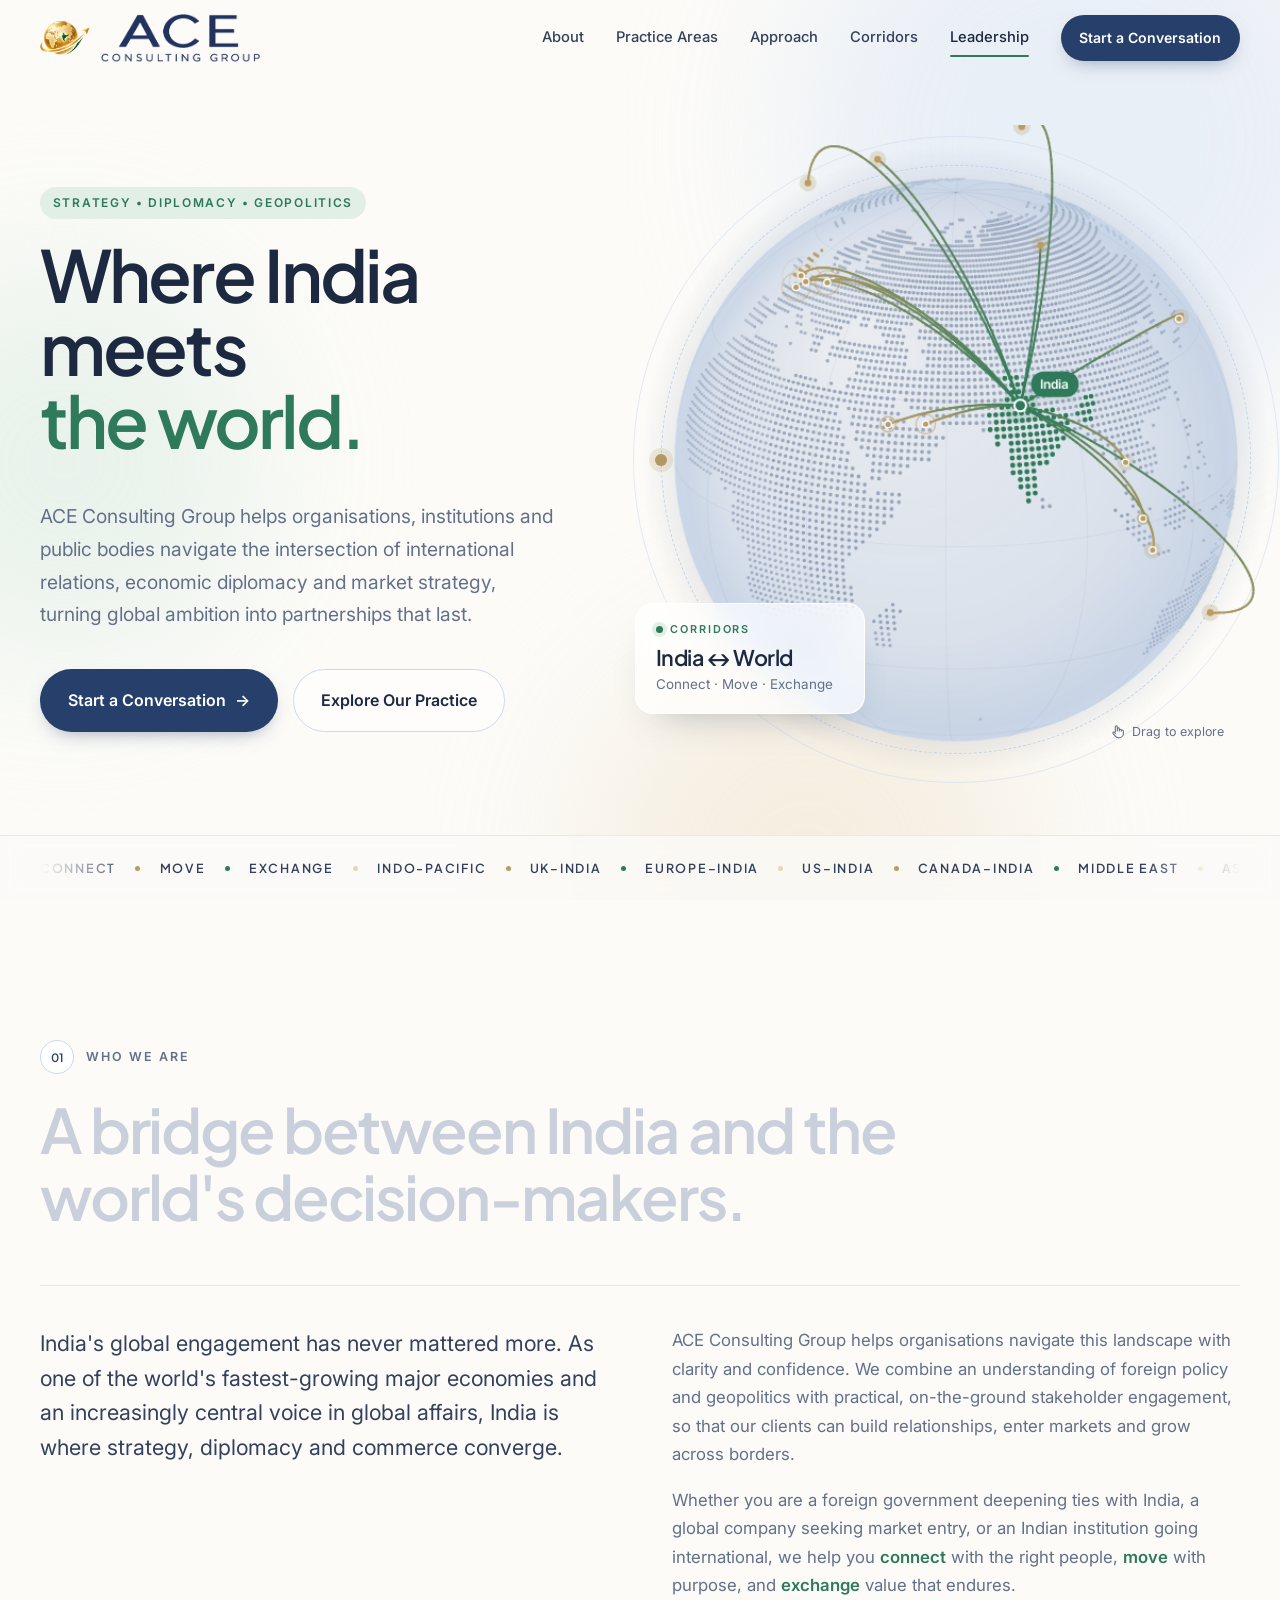
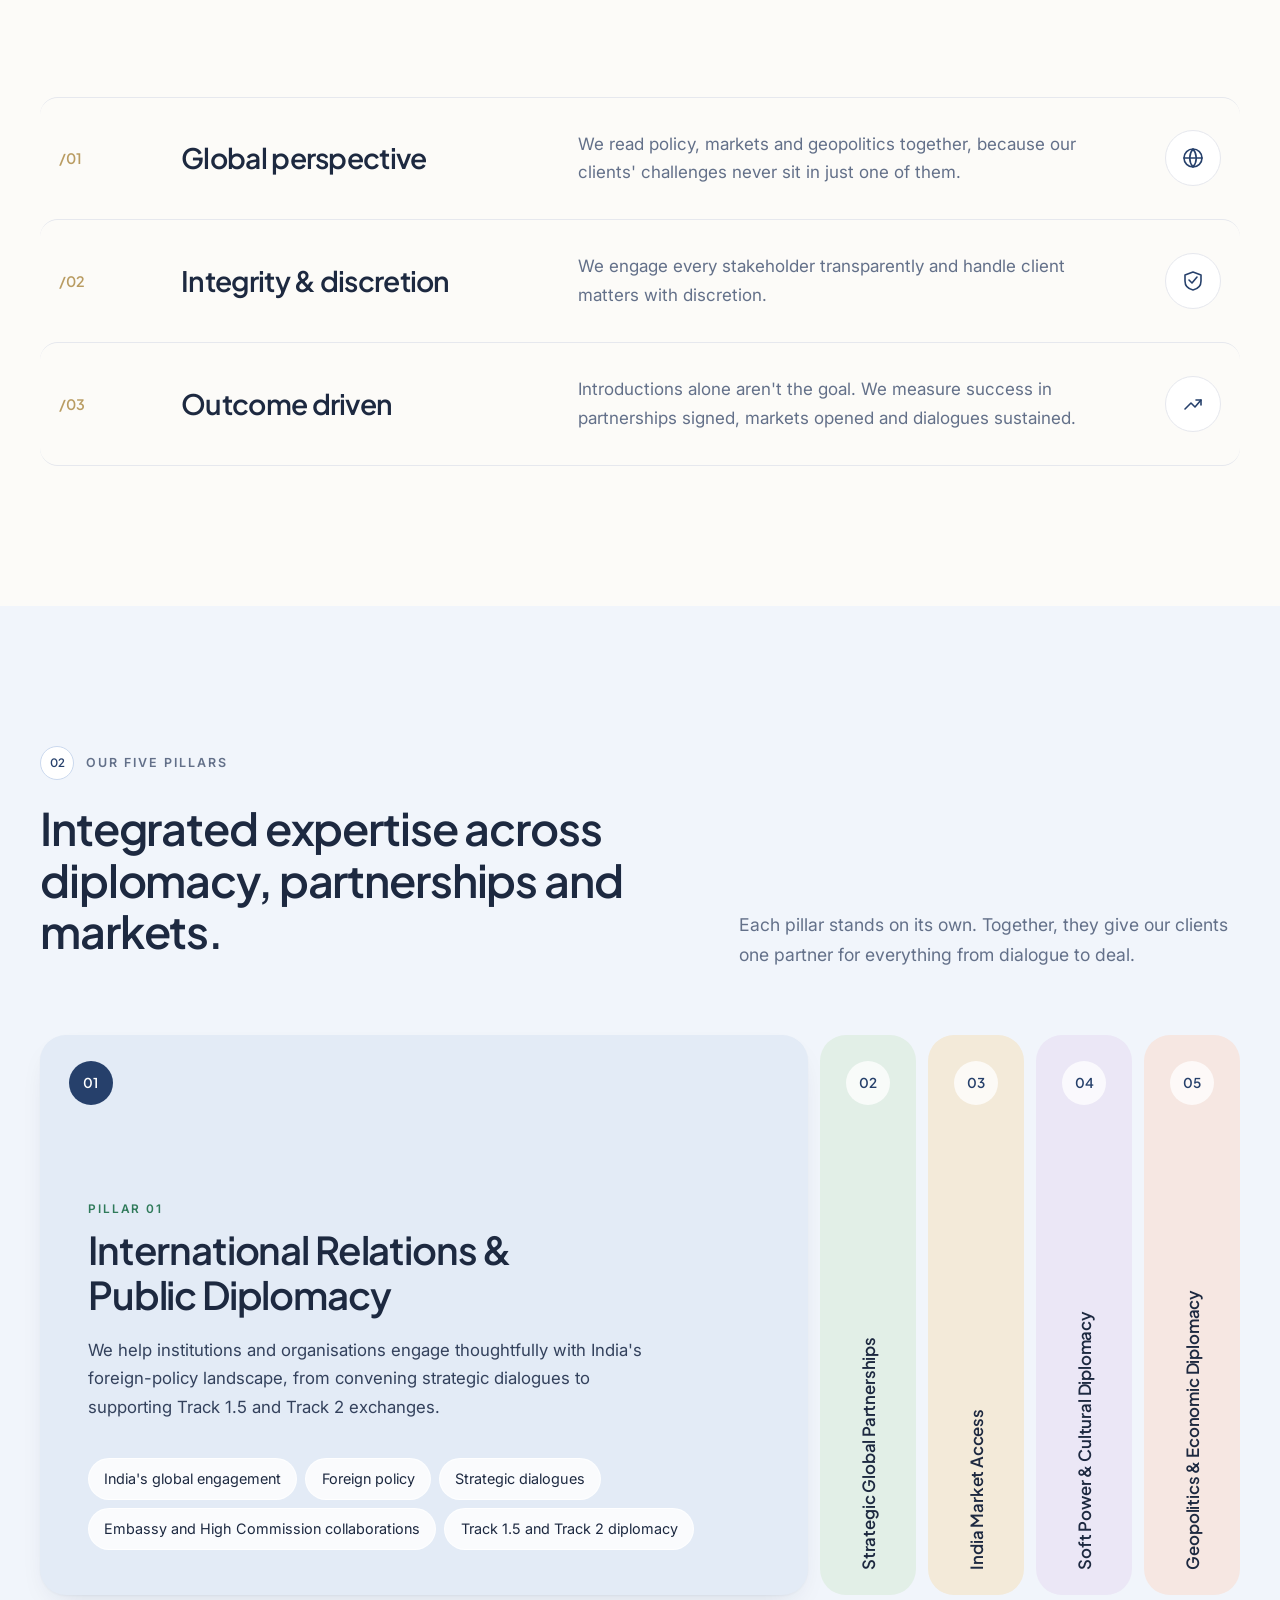
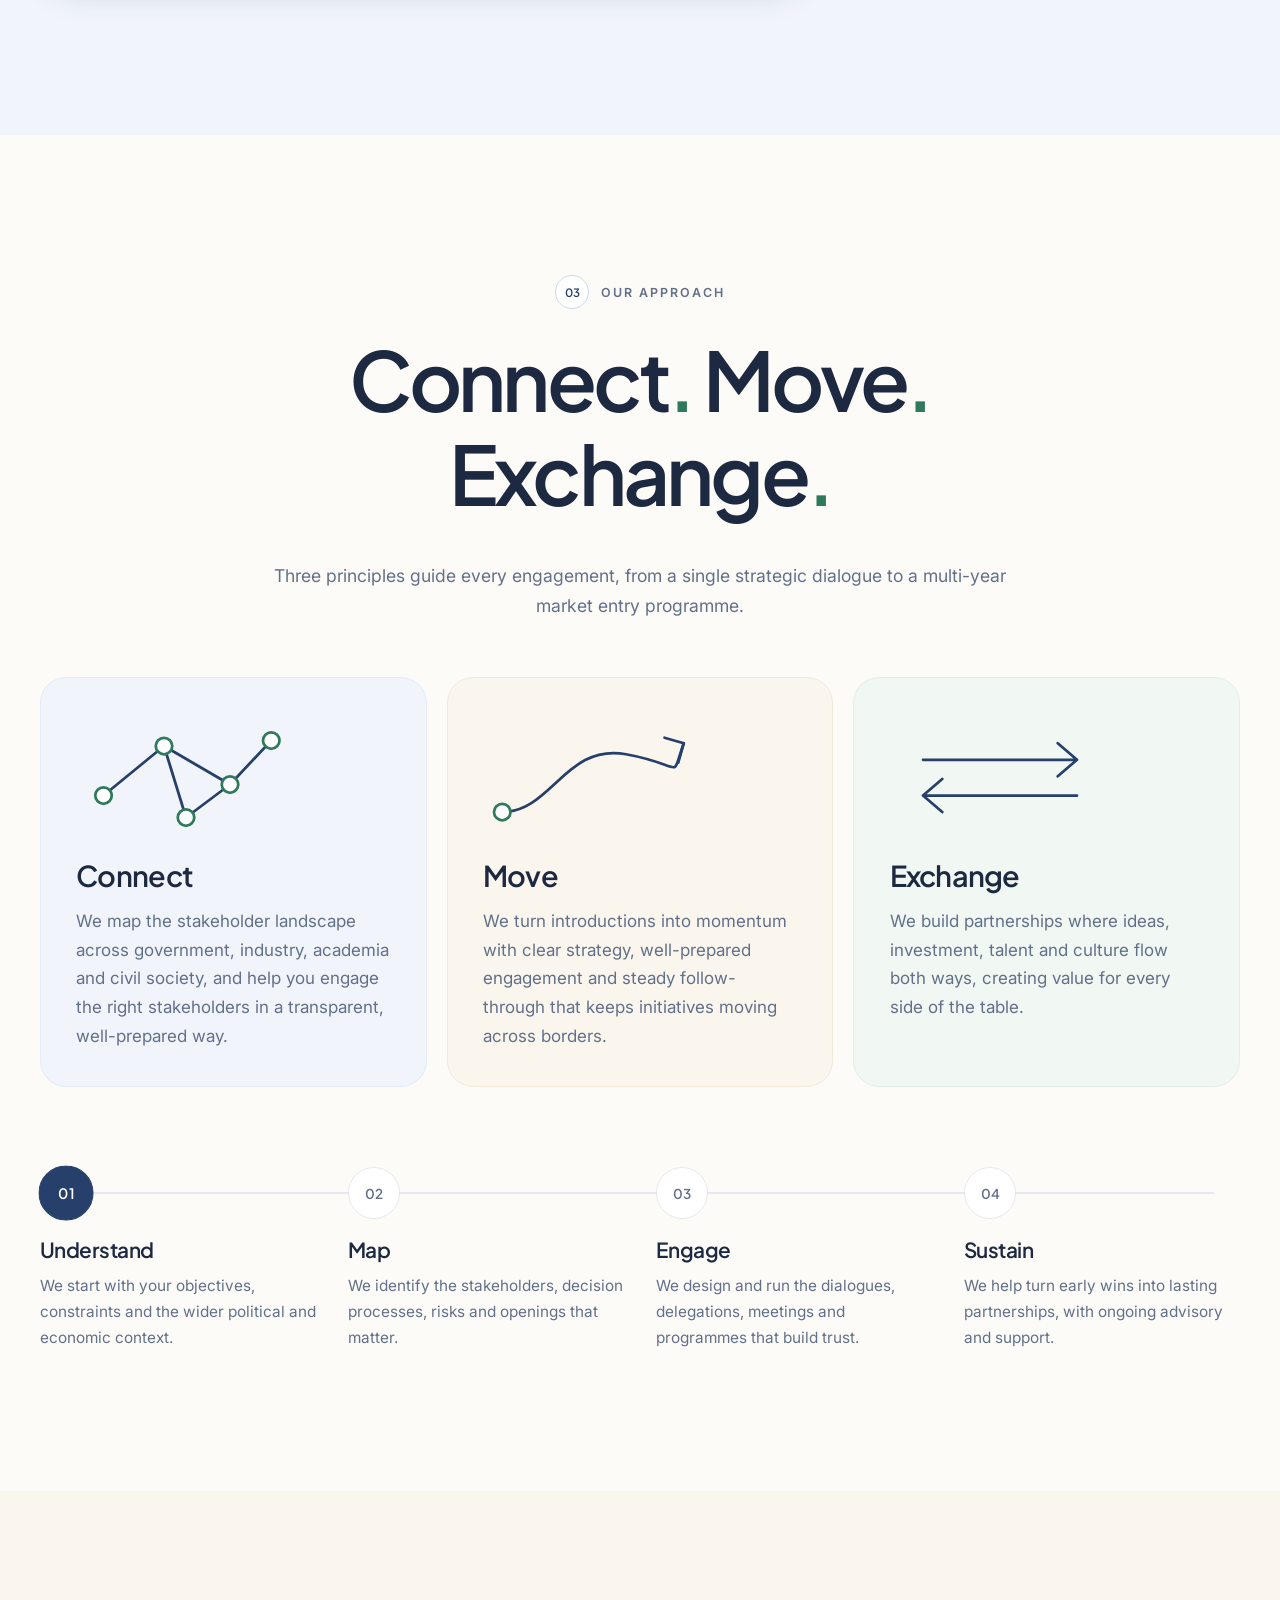
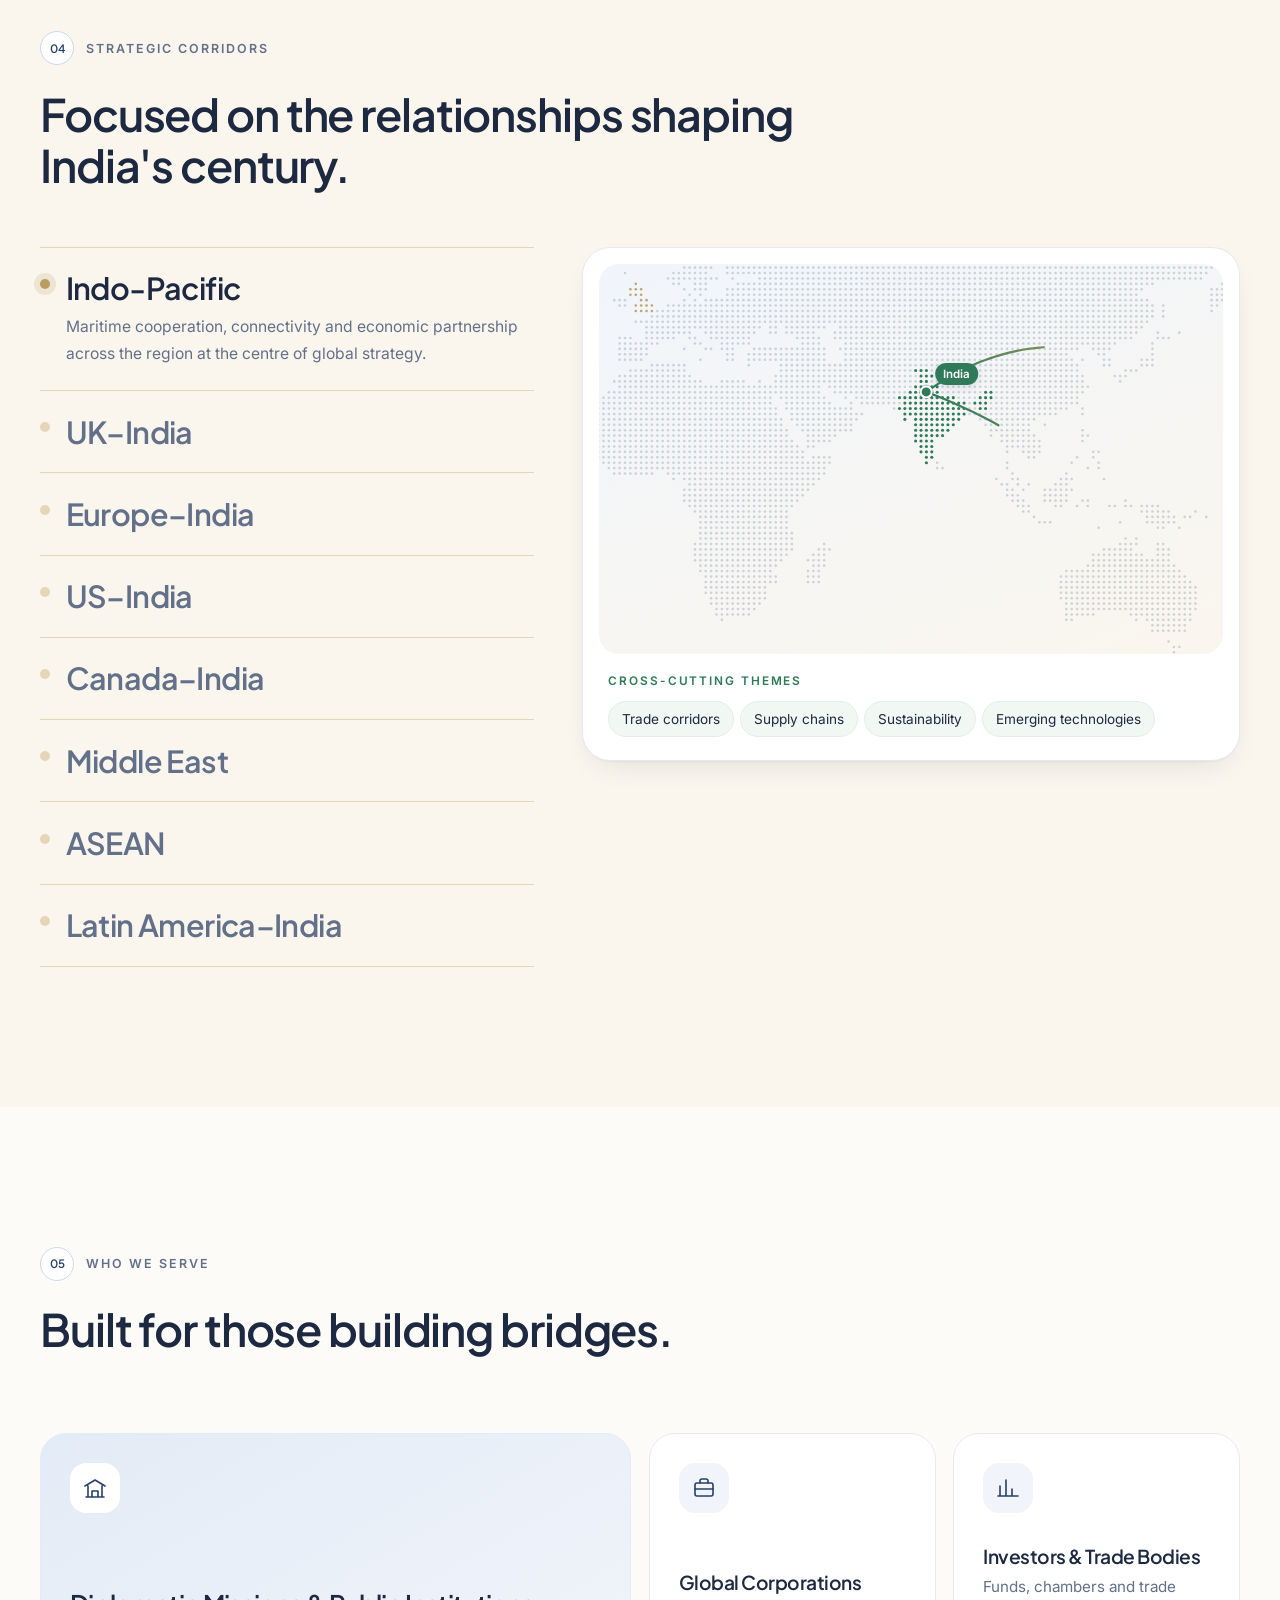
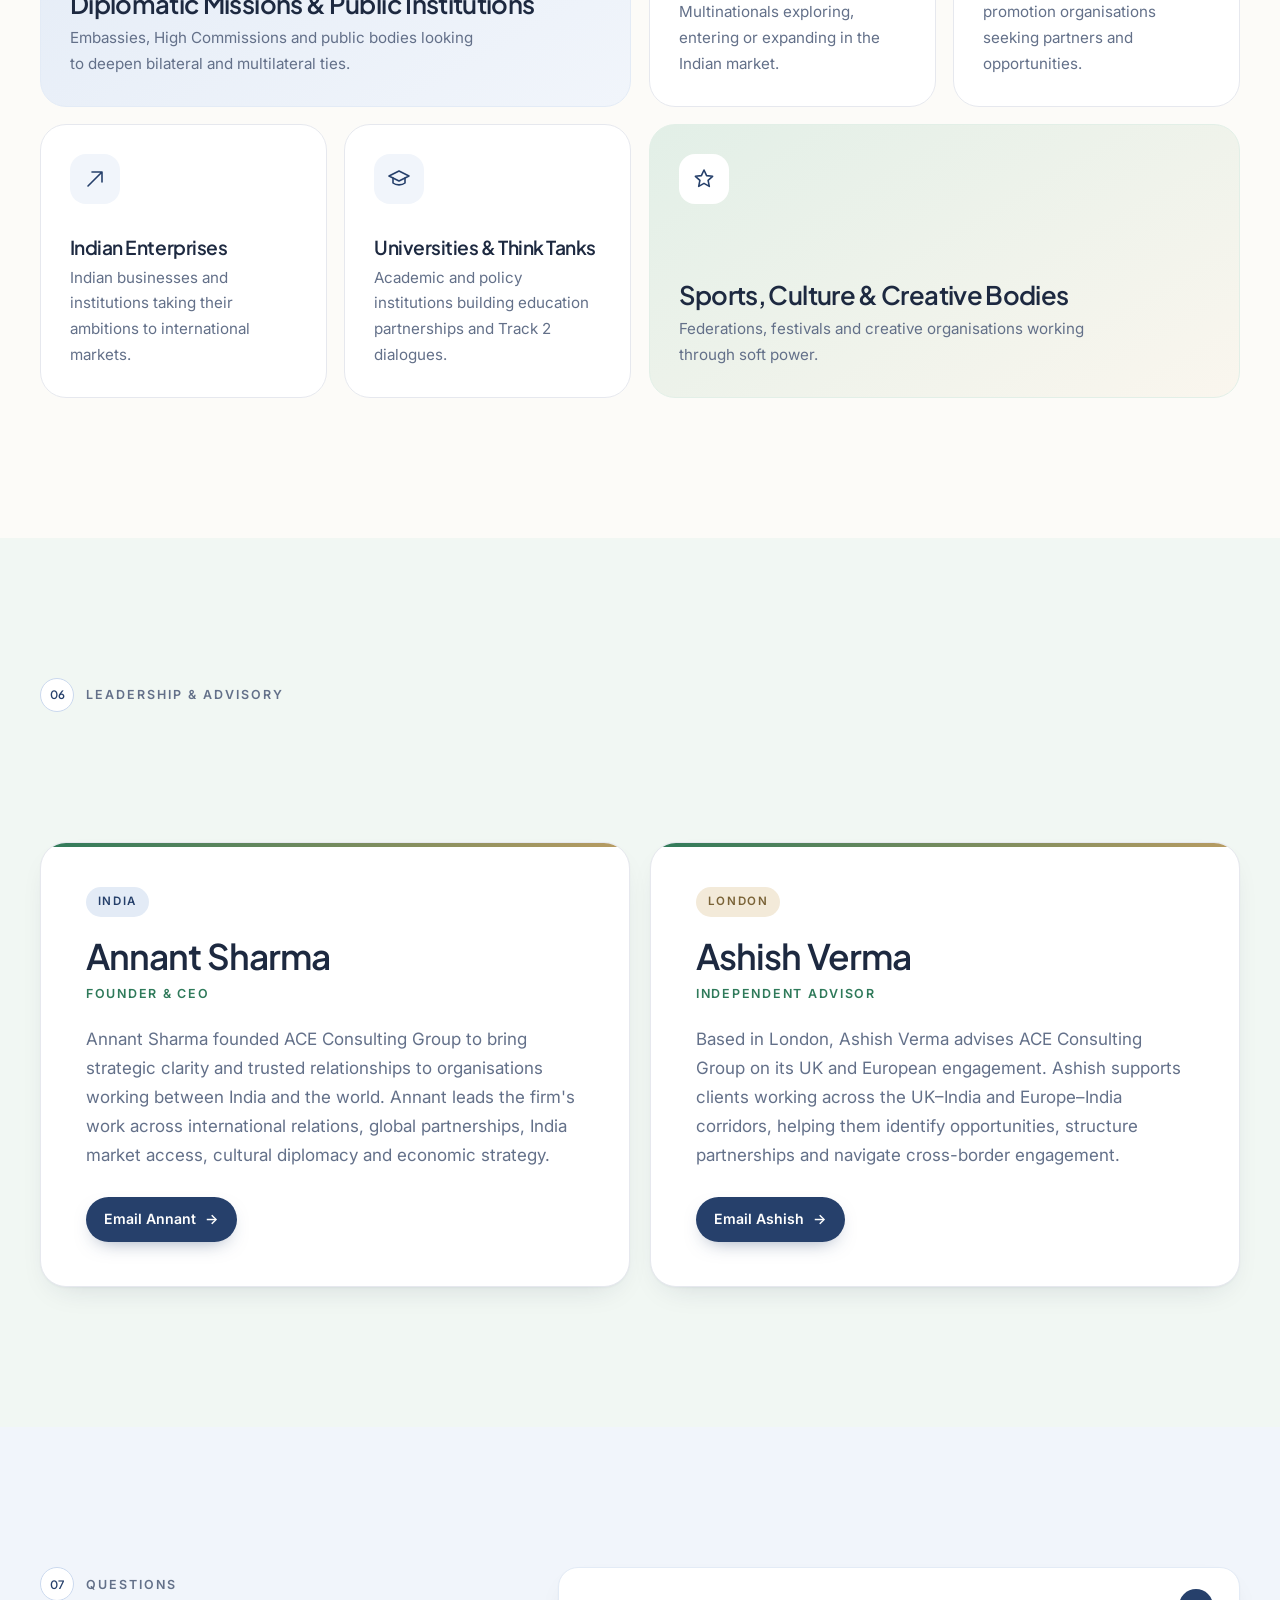
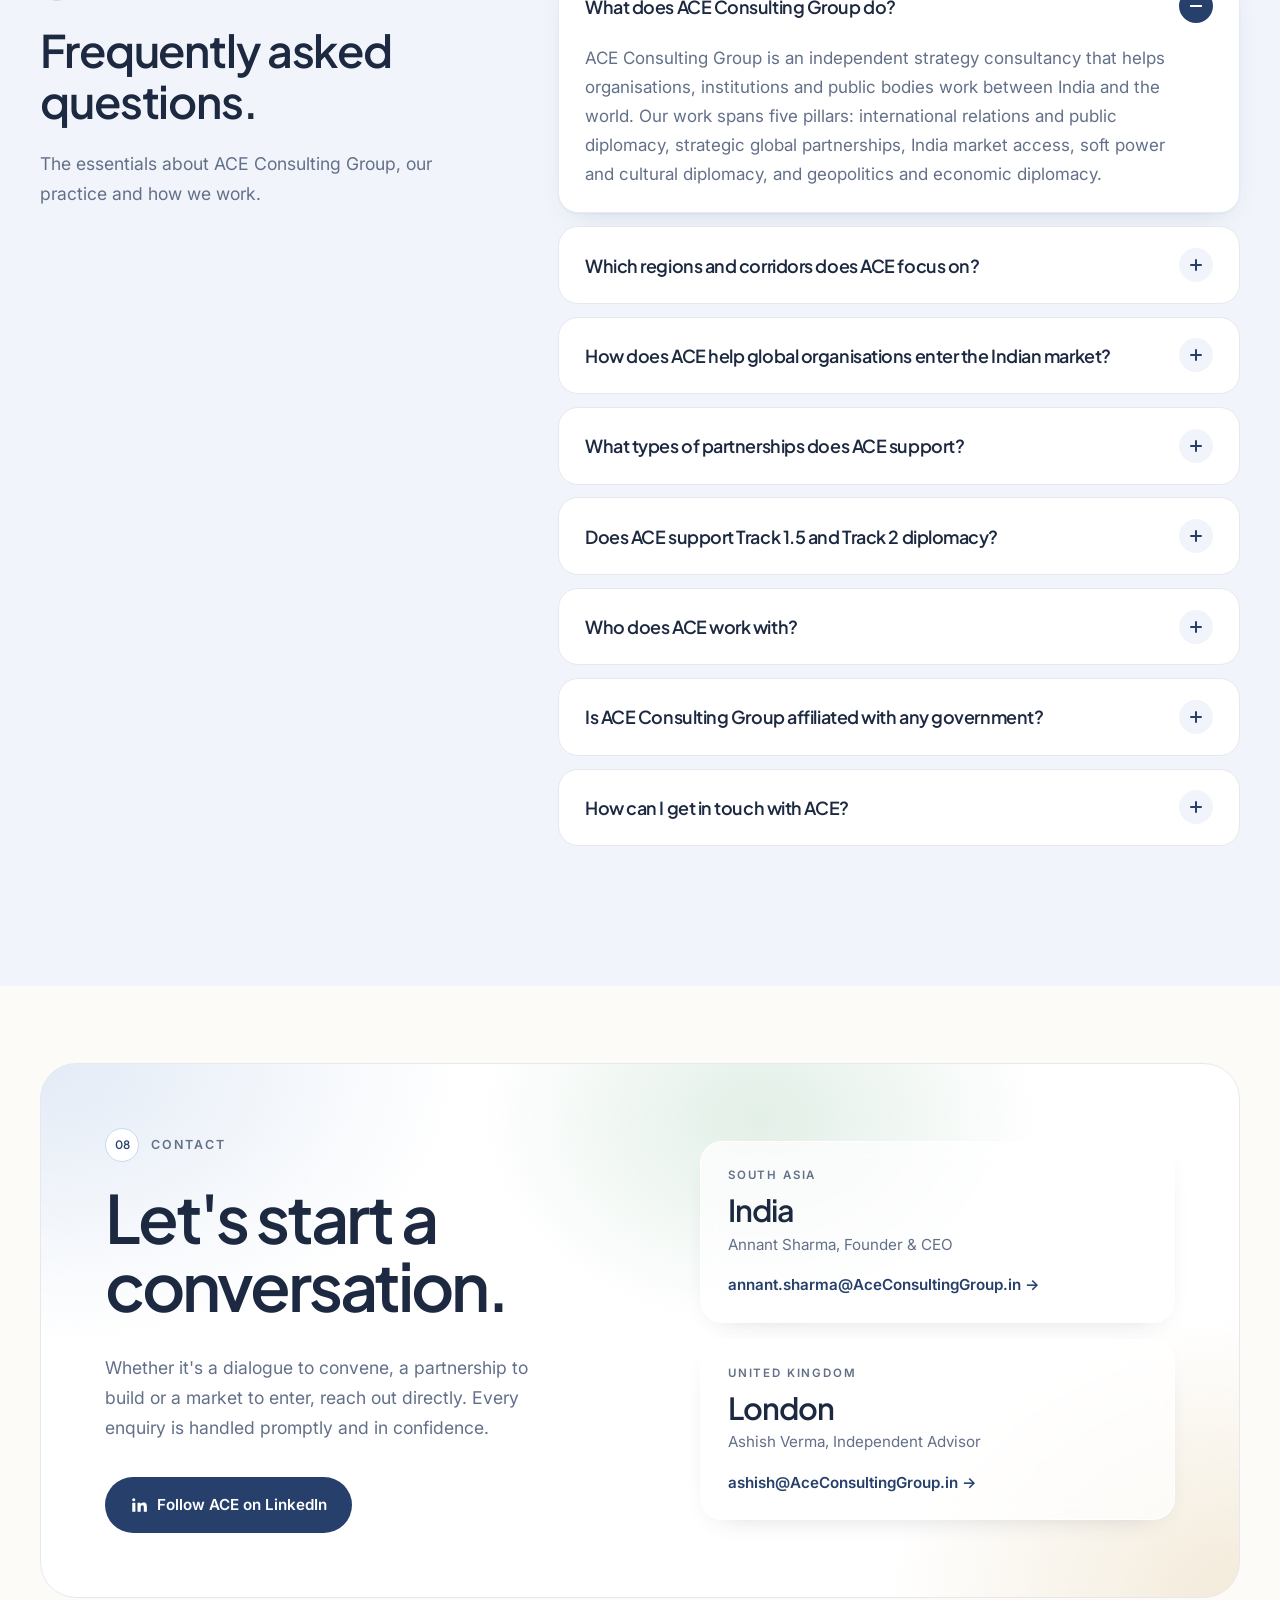
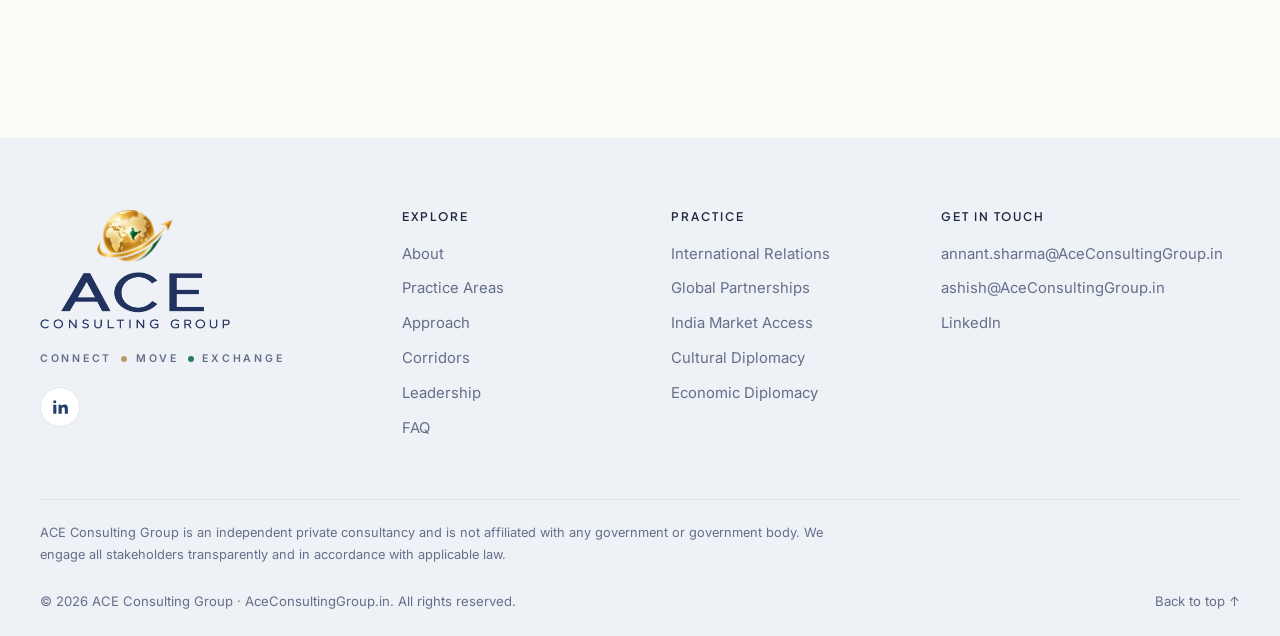
<file: index.html>
<!DOCTYPE html>
<html lang="en">
<head>
  <meta charset="utf-8">
  <meta name="viewport" content="width=device-width, initial-scale=1">
  <title>ACE Consulting Group | India Diplomacy &amp; Market Access</title>
  <meta name="description" content="Independent consultancy connecting India and the world: international relations, G2G/G2B/B2B partnerships, India market access, and cultural and economic diplomacy.">
  <meta name="robots" content="index, follow, max-image-preview:large, max-snippet:-1">
  <link rel="canonical" href="https://aceconsultinggroup.in/">
  <meta name="theme-color" content="#fcfbf8">
  <meta name="author" content="ACE Consulting Group">

  <meta property="og:type" content="website">
  <meta property="og:site_name" content="ACE Consulting Group">
  <meta property="og:locale" content="en_GB">
  <meta property="og:title" content="ACE Consulting Group | Where India meets the world">
  <meta property="og:description" content="Independent consultancy connecting India and the world: international relations, G2G/G2B/B2B partnerships, India market access, and cultural and economic diplomacy.">
  <meta property="og:url" content="https://aceconsultinggroup.in/">
  <meta property="og:image" content="https://aceconsultinggroup.in/assets/og-image-v2.jpg">
  <meta property="og:image:width" content="1200">
  <meta property="og:image:height" content="630">
  <meta property="og:image:alt" content="ACE Consulting Group logo: a golden globe with India highlighted. Connect, Move, Exchange.">
  <meta name="twitter:card" content="summary_large_image">
  <meta name="twitter:title" content="ACE Consulting Group | Where India meets the world">
  <meta name="twitter:description" content="Independent consultancy connecting India and the world: international relations, G2G/G2B/B2B partnerships, India market access, and cultural and economic diplomacy.">
  <meta name="twitter:image" content="https://aceconsultinggroup.in/assets/og-image-v2.jpg">

  <link rel="icon" type="image/png" href="/assets/favicon.png">
  <link rel="apple-touch-icon" href="/assets/apple-touch-icon.png">

  <link rel="preconnect" href="https://fonts.googleapis.com">
  <link rel="preconnect" href="https://fonts.gstatic.com" crossorigin>
  <link href="https://fonts.googleapis.com/css2?family=Plus+Jakarta+Sans:wght@500;600;700&family=Inter:wght@400;500;600&display=swap" rel="stylesheet">
  <link rel="stylesheet" href="/styles.css">
  <link rel="preload" href="/assets/world-dots.json" as="fetch" type="application/json" crossorigin>

  <script type="application/ld+json">
{
  "@context": "https://schema.org",
  "@graph": [
    {
      "@type": [
        "Organization",
        "ProfessionalService"
      ],
      "@id": "https://aceconsultinggroup.in/#org",
      "name": "ACE Consulting Group",
      "alternateName": [
        "ACE",
        "ACG",
        "AceConsultingGroup.in"
      ],
      "url": "https://aceconsultinggroup.in/",
      "logo": {
        "@type": "ImageObject",
        "url": "https://aceconsultinggroup.in/assets/logo-v2.webp",
        "width": 700,
        "height": 700
      },
      "image": "https://aceconsultinggroup.in/assets/og-image-v2.jpg",
      "slogan": "Connect • Move • Exchange",
      "description": "Independent consultancy connecting India and the world: international relations, G2G/G2B/B2B partnerships, India market access, and cultural and economic diplomacy.",
      "email": "annant.sharma@aceconsultinggroup.in",
      "address": [
        {
          "@type": "PostalAddress",
          "addressCountry": "IN"
        },
        {
          "@type": "PostalAddress",
          "addressLocality": "London",
          "addressCountry": "GB"
        }
      ],
      "areaServed": [
        {
          "@type": "Country",
          "name": "India"
        },
        {
          "@type": "Country",
          "name": "United Kingdom"
        },
        {
          "@type": "Country",
          "name": "United States"
        },
        {
          "@type": "Country",
          "name": "Canada"
        },
        {
          "@type": "Place",
          "name": "European Union"
        },
        {
          "@type": "Place",
          "name": "Middle East"
        },
        {
          "@type": "Place",
          "name": "ASEAN"
        },
        {
          "@type": "Place",
          "name": "Indo-Pacific"
        },
        {
          "@type": "Place",
          "name": "Latin America"
        }
      ],
      "knowsAbout": [
        "International relations",
        "Public diplomacy",
        "Foreign policy",
        "Strategic dialogues",
        "Track 1.5 diplomacy",
        "Track 2 diplomacy",
        "Embassy and High Commission collaborations",
        "Government-to-Government (G2G) partnerships",
        "Government-to-Business (G2B) partnerships",
        "Business-to-Business (B2B) partnerships",
        "Investment facilitation",
        "India market entry",
        "Regulatory engagement",
        "Stakeholder mapping",
        "Public affairs",
        "Sports diplomacy",
        "Cultural diplomacy",
        "Tourism diplomacy",
        "Education partnerships",
        "Creative industries",
        "Geopolitics",
        "Economic diplomacy",
        "Trade corridors",
        "Supply chains",
        "Sustainability",
        "Emerging technologies",
        "UK–India relations",
        "Europe–India relations",
        "US–India relations",
        "Canada–India relations",
        "India–Middle East relations",
        "India–ASEAN relations",
        "Latin America–India relations",
        "Indo-Pacific"
      ],
      "founder": {
        "@id": "https://aceconsultinggroup.in/#annant-sharma"
      },
      "employee": [
        {
          "@id": "https://aceconsultinggroup.in/#annant-sharma"
        },
        {
          "@id": "https://aceconsultinggroup.in/#ashish-verma"
        }
      ],
      "sameAs": [
        "https://www.linkedin.com/company/ace-consulting-group-acg/"
      ],
      "contactPoint": [
        {
          "@type": "ContactPoint",
          "contactType": "business enquiries",
          "email": "annant.sharma@aceconsultinggroup.in",
          "availableLanguage": [
            "English",
            "Hindi"
          ]
        },
        {
          "@type": "ContactPoint",
          "contactType": "UK and Europe enquiries",
          "email": "ashish@aceconsultinggroup.in",
          "availableLanguage": "English"
        }
      ],
      "hasOfferCatalog": {
        "@type": "OfferCatalog",
        "name": "Practice pillars",
        "itemListElement": [
          {
            "@type": "Offer",
            "itemOffered": {
              "@type": "Service",
              "name": "International Relations & Public Diplomacy",
              "description": "Engaging with India's foreign-policy landscape, from convening strategic dialogues to supporting Track 1.5 and Track 2 exchanges and embassy and High Commission collaborations."
            }
          },
          {
            "@type": "Offer",
            "itemOffered": {
              "@type": "Service",
              "name": "Strategic Global Partnerships",
              "description": "Identifying, structuring and facilitating G2G, G2B and B2B partnerships, international collaborations and investment facilitation."
            }
          },
          {
            "@type": "Offer",
            "itemOffered": {
              "@type": "Service",
              "name": "India Market Access",
              "description": "Helping global organisations navigate India through regulatory engagement, stakeholder mapping, public affairs and strategic partnerships for market entry."
            }
          },
          {
            "@type": "Offer",
            "itemOffered": {
              "@type": "Service",
              "name": "Soft Power & Cultural Diplomacy",
              "description": "Programmes in sports diplomacy, cultural exchange, tourism diplomacy, education partnerships, innovation and youth exchanges, and creative industries."
            }
          },
          {
            "@type": "Offer",
            "itemOffered": {
              "@type": "Service",
              "name": "Geopolitics & Economic Diplomacy",
              "description": "Advising on the Indo-Pacific, UK–India, Europe–India, US–India, Canada–India, Middle East, ASEAN and Latin America–India corridors, trade corridors, supply chains, sustainability and emerging technologies."
            }
          }
        ]
      }
    },
    {
      "@type": "Person",
      "@id": "https://aceconsultinggroup.in/#annant-sharma",
      "name": "Annant Sharma",
      "jobTitle": "Founder & CEO",
      "worksFor": {
        "@id": "https://aceconsultinggroup.in/#org"
      },
      "email": "annant.sharma@aceconsultinggroup.in"
    },
    {
      "@type": "Person",
      "@id": "https://aceconsultinggroup.in/#ashish-verma",
      "name": "Ashish Verma",
      "jobTitle": "Independent Advisor",
      "worksFor": {
        "@id": "https://aceconsultinggroup.in/#org"
      },
      "email": "ashish@aceconsultinggroup.in",
      "workLocation": {
        "@type": "Place",
        "name": "London, United Kingdom"
      }
    },
    {
      "@type": "WebSite",
      "@id": "https://aceconsultinggroup.in/#website",
      "url": "https://aceconsultinggroup.in/",
      "name": "ACE Consulting Group",
      "alternateName": "AceConsultingGroup.in",
      "publisher": {
        "@id": "https://aceconsultinggroup.in/#org"
      },
      "inLanguage": "en"
    },
    {
      "@type": "WebPage",
      "@id": "https://aceconsultinggroup.in/#webpage",
      "url": "https://aceconsultinggroup.in/",
      "name": "ACE Consulting Group | India Diplomacy & Market Access",
      "description": "Independent consultancy connecting India and the world: international relations, G2G/G2B/B2B partnerships, India market access, and cultural and economic diplomacy.",
      "isPartOf": {
        "@id": "https://aceconsultinggroup.in/#website"
      },
      "about": {
        "@id": "https://aceconsultinggroup.in/#org"
      },
      "inLanguage": "en",
      "primaryImageOfPage": "https://aceconsultinggroup.in/assets/og-image-v2.jpg"
    },
    {
      "@type": "FAQPage",
      "@id": "https://aceconsultinggroup.in/#faq",
      "mainEntity": [
        {
          "@type": "Question",
          "name": "What does ACE Consulting Group do?",
          "acceptedAnswer": {
            "@type": "Answer",
            "text": "ACE Consulting Group is an independent strategy consultancy that helps organisations, institutions and public bodies work between India and the world. Our work spans five pillars: international relations and public diplomacy, strategic global partnerships, India market access, soft power and cultural diplomacy, and geopolitics and economic diplomacy."
          }
        },
        {
          "@type": "Question",
          "name": "Which regions and corridors does ACE focus on?",
          "acceptedAnswer": {
            "@type": "Answer",
            "text": "We focus on the relationships shaping India's global engagement: the Indo-Pacific, UK–India, Europe–India, US–India, Canada–India, the Middle East, ASEAN and Latin America–India, alongside cross-cutting themes such as trade corridors, supply chains, sustainability and emerging technologies."
          }
        },
        {
          "@type": "Question",
          "name": "How does ACE help global organisations enter the Indian market?",
          "acceptedAnswer": {
            "@type": "Answer",
            "text": "We help global organisations understand India's landscape, map the right stakeholders, navigate regulatory engagement and public affairs, and build the strategic partnerships that make market entry succeed."
          }
        },
        {
          "@type": "Question",
          "name": "What types of partnerships does ACE support?",
          "acceptedAnswer": {
            "@type": "Answer",
            "text": "We help identify, structure and facilitate Government-to-Government (G2G), Government-to-Business (G2B) and Business-to-Business (B2B) partnerships, as well as international collaborations and investment facilitation."
          }
        },
        {
          "@type": "Question",
          "name": "Does ACE support Track 1.5 and Track 2 diplomacy?",
          "acceptedAnswer": {
            "@type": "Answer",
            "text": "Yes. We help institutions and organisations engage thoughtfully with India's foreign-policy landscape, from convening strategic dialogues to supporting Track 1.5 and Track 2 exchanges and embassy and High Commission collaborations."
          }
        },
        {
          "@type": "Question",
          "name": "Who does ACE work with?",
          "acceptedAnswer": {
            "@type": "Answer",
            "text": "Diplomatic missions and public institutions, global corporations, investors and trade bodies, Indian enterprises going international, universities and think tanks, and sports, cultural and creative organisations."
          }
        },
        {
          "@type": "Question",
          "name": "Is ACE Consulting Group affiliated with any government?",
          "acceptedAnswer": {
            "@type": "Answer",
            "text": "No. ACE Consulting Group is an independent private consultancy and is not affiliated with any government or government body. We engage all stakeholders transparently and in accordance with applicable law."
          }
        },
        {
          "@type": "Question",
          "name": "How can I get in touch with ACE?",
          "acceptedAnswer": {
            "@type": "Answer",
            "text": "Email Annant Sharma, Founder & CEO, at annant.sharma@AceConsultingGroup.in, or Ashish Verma, Independent Advisor, at ashish@AceConsultingGroup.in. You can also follow ACE Consulting Group on LinkedIn."
          }
        }
      ]
    }
  ]
}
  </script>
</head>
<body id="top">
  <a class="skip" href="#main">Skip to content</a>

  <header class="site-header">
    <div class="progress" aria-hidden="true"><span></span></div>
    <div class="container nav">
      <a class="brand" href="#top" aria-label="ACE Consulting Group, home">
        <img src="/assets/emblem.webp" alt="" width="54" height="37">
        <img class="brand-wordmark" src="/assets/wordmark-v2.webp" alt="ACE Consulting Group" width="726" height="220">
      </a>
      <button class="nav-toggle" aria-expanded="false" aria-controls="nav-menu" aria-label="Open menu">
        <span></span><span></span><span></span>
      </button>
      <nav id="nav-menu" class="nav-menu" aria-label="Primary">
        <a href="#about">About</a>
        <a href="#pillars">Practice Areas</a>
        <a href="#approach">Approach</a>
        <a href="#corridors">Corridors</a>
        <a href="#leadership">Leadership</a>
        <a class="btn btn-gold btn-sm" href="#contact">Start a Conversation</a>
      </nav>
    </div>
  </header>

  <main id="main">
    <!-- HERO -->
    <section class="hero">
      <div class="aurora" aria-hidden="true"><span></span><span></span><span></span></div>
      <div class="container hero-inner">
        <div class="hero-copy">
          <p class="eyebrow reveal">Strategy &bull; Diplomacy &bull; Geopolitics</p>
          <h1 class="reveal">
            <span>Where India meets</span>
            <span class="rotator" data-more="[[&quot;uk&quot;, &quot;the UK.&quot;], [&quot;europe&quot;, &quot;Europe.&quot;], [&quot;us&quot;, &quot;the US.&quot;], [&quot;canada&quot;, &quot;Canada.&quot;], [&quot;gulf&quot;, &quot;the Gulf.&quot;], [&quot;asean&quot;, &quot;ASEAN.&quot;], [&quot;indo&quot;, &quot;the Indo-Pacific.&quot;], [&quot;latam&quot;, &quot;Latin America.&quot;]]"><span class="is-on" data-group="world">the world.</span></span>
          </h1>
          <p class="lead reveal">ACE Consulting Group helps organisations, institutions and public bodies navigate the intersection of international relations, economic diplomacy and market strategy, turning global ambition into partnerships that last.</p>
          <div class="hero-cta reveal">
            <a class="btn btn-gold btn-lg" href="#contact">Start a Conversation <span aria-hidden="true">&rarr;</span></a>
            <a class="btn btn-outline btn-lg" href="#pillars">Explore Our Practice</a>
          </div>
        </div>
        <div class="hero-visual" aria-hidden="true">
          <div class="globe-halo"></div>
          <canvas class="globe"></canvas>
          <div class="globe-card">
            <p class="gc-kicker">Corridors</p>
            <p class="gc-title">India &harr; World</p>
            <p class="gc-tags">Connect &middot; Move &middot; Exchange</p>
          </div>
          <p class="globe-hint"><svg viewBox="0 0 24 24"><path d="M8 13V5.5a1.5 1.5 0 0 1 3 0V12m0-1.5v-2a1.5 1.5 0 0 1 3 0V12m0-1a1.5 1.5 0 0 1 3 0v1m0 0a1.5 1.5 0 0 1 3 0V16a6 6 0 0 1-6 6h-1.5a6 6 0 0 1-5-2.7L4.6 16a1.5 1.5 0 0 1 2.4-1.8L8 15.5"/></svg>Drag to explore</p>
        </div>
      </div>
      <div class="hero-bar">
        <div class="container hero-bar-inner">
          <div class="marquee" role="note" aria-label="Focus areas: Indo-Pacific, UK-India, Europe-India, US-India, Canada-India, Middle East, ASEAN, Latin America-India, trade corridors, supply chains, sustainability, emerging technologies">
            <div class="marquee-track" aria-hidden="true">
              <span>Connect</span><i></i><span>Move</span><i></i><span>Exchange</span><i></i><span>Indo-Pacific</span><i></i><span>UK&ndash;India</span><i></i><span>Europe&ndash;India</span><i></i><span>US&ndash;India</span><i></i><span>Canada&ndash;India</span><i></i><span>Middle East</span><i></i><span>ASEAN</span><i></i><span>Latin America&ndash;India</span><i></i><span>Trade corridors</span><i></i><span>Supply chains</span><i></i><span>Sustainability</span><i></i><span>Emerging technologies</span><i></i>
              <span>Connect</span><i></i><span>Move</span><i></i><span>Exchange</span><i></i><span>Indo-Pacific</span><i></i><span>UK&ndash;India</span><i></i><span>Europe&ndash;India</span><i></i><span>US&ndash;India</span><i></i><span>Canada&ndash;India</span><i></i><span>Middle East</span><i></i><span>ASEAN</span><i></i><span>Latin America&ndash;India</span><i></i><span>Trade corridors</span><i></i><span>Supply chains</span><i></i><span>Sustainability</span><i></i><span>Emerging technologies</span><i></i>
            </div>
          </div>
        </div>
      </div>
    </section>

    <!-- ABOUT -->
    <section id="about" class="section">
      <div class="container">
        <p class="kicker reveal"><span>01</span>Who we are</p>
        <h2 class="statement" data-words>A bridge between India and the world's decision-makers.</h2>
        <div class="about-cols">
          <p class="about-lede reveal">India's global engagement has never mattered more. As one of the world's fastest-growing major economies and an increasingly central voice in global affairs, India is where strategy, diplomacy and commerce converge.</p>
          <div class="about-copy reveal">
            <p>ACE Consulting Group helps organisations navigate this landscape with clarity and confidence. We combine an understanding of foreign policy and geopolitics with practical, on-the-ground stakeholder engagement, so that our clients can build relationships, enter markets and grow across borders.</p>
            <p>Whether you are a foreign government deepening ties with India, a global company seeking market entry, or an Indian institution going international, we help you <strong>connect</strong> with the right people, <strong>move</strong> with purpose, and <strong>exchange</strong> value that endures.</p>
          </div>
        </div>
        <ul class="values">
          <li class="value reveal">
            <span class="value-num">/01</span>
            <h3>Global perspective</h3>
            <p>We read policy, markets and geopolitics together, because our clients' challenges never sit in just one of them.</p>
            <span class="value-icon" aria-hidden="true"><svg viewBox="0 0 24 24"><circle cx="12" cy="12" r="9"/><path d="M3 12h18M12 3a14 14 0 0 1 0 18M12 3a14 14 0 0 0 0 18"/></svg></span>
          </li>
          <li class="value reveal">
            <span class="value-num">/02</span>
            <h3>Integrity &amp; discretion</h3>
            <p>We engage every stakeholder transparently and handle client matters with discretion.</p>
            <span class="value-icon" aria-hidden="true"><svg viewBox="0 0 24 24"><path d="M8 11l3 3 5-6"/><path d="M12 3l8 3v6c0 5-3.5 8-8 9-4.5-1-8-4-8-9V6z"/></svg></span>
          </li>
          <li class="value reveal">
            <span class="value-num">/03</span>
            <h3>Outcome driven</h3>
            <p>Introductions alone aren't the goal. We measure success in partnerships signed, markets opened and dialogues sustained.</p>
            <span class="value-icon" aria-hidden="true"><svg viewBox="0 0 24 24"><path d="M4 17l6-6 4 4 6-7"/><path d="M15 8h5v5"/></svg></span>
          </li>
        </ul>
      </div>
    </section>

    <!-- PILLARS -->
    <section id="pillars" class="section section-blue">
      <div class="container">
        <div class="section-head split">
          <div>
            <p class="kicker reveal"><span>02</span>Our five pillars</p>
            <h2 class="reveal">Integrated expertise across diplomacy, partnerships and markets.</h2>
          </div>
          <p class="section-lead reveal">Each pillar stands on its own. Together, they give our clients one partner for everything from dialogue to deal.</p>
        </div>

        <div class="acc reveal">
          <article class="acc-item is-open" data-tone="blue">
            <button class="acc-head" id="acc-1" aria-expanded="true" aria-controls="acc-body-1"><span class="acc-num">01</span><span class="acc-title">International Relations &amp; Public Diplomacy</span></button>
            <div class="acc-body" id="acc-body-1" role="region" aria-labelledby="acc-1">
              <p class="acc-kicker">Pillar 01</p>
              <h3>International Relations &amp; Public Diplomacy</h3>
              <p>We help institutions and organisations engage thoughtfully with India's foreign-policy landscape, from convening strategic dialogues to supporting Track 1.5 and Track 2 exchanges.</p>
              <ul class="chips">
                <li>India's global engagement</li>
                <li>Foreign policy</li>
                <li>Strategic dialogues</li>
                <li>Embassy and High Commission collaborations</li>
                <li>Track 1.5 and Track 2 diplomacy</li>
              </ul>
            </div>
          </article>
          <article class="acc-item" data-tone="sage">
            <button class="acc-head" id="acc-2" aria-expanded="false" aria-controls="acc-body-2"><span class="acc-num">02</span><span class="acc-title">Strategic Global Partnerships</span></button>
            <div class="acc-body" id="acc-body-2" role="region" aria-labelledby="acc-2">
              <p class="acc-kicker">Pillar 02</p>
              <h3>Strategic Global Partnerships</h3>
              <p>We help identify, structure and facilitate partnerships between public and private partners, connecting the right counterparts, structuring collaboration and helping capital flow to where it creates value.</p>
              <ul class="chips">
                <li>Government-to-Government (G2G)</li>
                <li>Government-to-Business (G2B)</li>
                <li>Business-to-Business (B2B)</li>
                <li>International collaborations</li>
                <li>Investment facilitation</li>
              </ul>
            </div>
          </article>
          <article class="acc-item" data-tone="sand">
            <button class="acc-head" id="acc-3" aria-expanded="false" aria-controls="acc-body-3"><span class="acc-num">03</span><span class="acc-title">India Market Access</span></button>
            <div class="acc-body" id="acc-body-3" role="region" aria-labelledby="acc-3">
              <p class="acc-kicker">Pillar 03</p>
              <h3>India Market Access</h3>
              <p>India's opportunity is vast and its landscape is complex. We help global organisations understand the terrain, engage the right stakeholders and build the partnerships that make market entry succeed.</p>
              <ul class="chips">
                <li>Helping global organisations navigate India</li>
                <li>Regulatory engagement</li>
                <li>Stakeholder mapping</li>
                <li>Public affairs</li>
                <li>Strategic partnerships for market entry</li>
              </ul>
            </div>
          </article>
          <article class="acc-item" data-tone="lilac">
            <button class="acc-head" id="acc-4" aria-expanded="false" aria-controls="acc-body-4"><span class="acc-num">04</span><span class="acc-title">Soft Power &amp; Cultural Diplomacy</span></button>
            <div class="acc-body" id="acc-body-4" role="region" aria-labelledby="acc-4">
              <p class="acc-kicker">Pillar 04</p>
              <h3>Soft Power &amp; Cultural Diplomacy</h3>
              <p>Understanding between nations is built through people as much as policy. We create programmes in sport, culture, education and innovation that deepen ties and create lasting goodwill.</p>
              <ul class="chips">
                <li>Sports diplomacy</li>
                <li>Cultural exchange</li>
                <li>Tourism diplomacy</li>
                <li>Education partnerships</li>
                <li>Innovation and youth exchanges</li>
                <li>Creative industries</li>
              </ul>
            </div>
          </article>
          <article class="acc-item" data-tone="rose">
            <button class="acc-head" id="acc-5" aria-expanded="false" aria-controls="acc-body-5"><span class="acc-num">05</span><span class="acc-title">Geopolitics &amp; Economic Diplomacy</span></button>
            <div class="acc-body" id="acc-body-5" role="region" aria-labelledby="acc-5">
              <p class="acc-kicker">Pillar 05</p>
              <h3>Geopolitics &amp; Economic Diplomacy</h3>
              <p>We help clients read the shifting strategic map and act on it, from regional partnerships and trade corridors to resilient supply chains and the technologies shaping the next decade.</p>
              <ul class="chips">
                <li>Indo-Pacific</li>
                <li>UK&ndash;India</li>
                <li>Europe&ndash;India</li>
                <li>US&ndash;India</li>
                <li>Canada&ndash;India</li>
                <li>Middle East</li>
                <li>ASEAN</li>
                <li>Latin America&ndash;India</li>
                <li>Trade corridors</li>
                <li>Supply chains</li>
                <li>Sustainability</li>
                <li>Emerging technologies</li>
              </ul>
            </div>
          </article>
        </div>
      </div>
    </section>

    <!-- APPROACH -->
    <section id="approach" class="section">
      <div class="container">
        <div class="section-head center">
          <p class="kicker reveal"><span>03</span>Our approach</p>
          <h2 class="reveal big-title">Connect<i>.</i> Move<i>.</i> Exchange<i>.</i></h2>
          <p class="section-lead reveal">Three principles guide every engagement, from a single strategic dialogue to a multi-year market entry programme.</p>
        </div>
        <div class="principles">
          <article class="principle reveal">
            <svg class="draw" viewBox="0 0 160 90" aria-hidden="true">
              <path d="M20 60 L64 24 L112 52 L142 20 M64 24 L80 76 L112 52"/>
              <circle cx="20" cy="60" r="6"/><circle cx="64" cy="24" r="6"/><circle cx="112" cy="52" r="6"/><circle cx="142" cy="20" r="6"/><circle cx="80" cy="76" r="6"/>
            </svg>
            <h3>Connect</h3>
            <p>We map the stakeholder landscape across government, industry, academia and civil society, and help you engage the right stakeholders in a transparent, well-prepared way.</p>
          </article>
          <article class="principle reveal">
            <svg class="draw" viewBox="0 0 160 90" aria-hidden="true">
              <path d="M14 72 C 50 72, 60 22, 104 30 S 136 50, 146 22"/>
              <path d="M132 18 L146 22 L142 36"/>
              <circle cx="14" cy="72" r="6"/>
            </svg>
            <h3>Move</h3>
            <p>We turn introductions into momentum with clear strategy, well-prepared engagement and steady follow-through that keeps initiatives moving across borders.</p>
          </article>
          <article class="principle reveal">
            <svg class="draw" viewBox="0 0 160 90" aria-hidden="true">
              <path d="M24 34 H136 M122 22 L136 34 L122 46"/>
              <path d="M136 60 H24 M38 48 L24 60 L38 72"/>
            </svg>
            <h3>Exchange</h3>
            <p>We build partnerships where ideas, investment, talent and culture flow both ways, creating value for every side of the table.</p>
          </article>
        </div>

        <ol class="process" data-progress>
          <li><span class="step">01</span><h3>Understand</h3><p>We start with your objectives, constraints and the wider political and economic context.</p></li>
          <li><span class="step">02</span><h3>Map</h3><p>We identify the stakeholders, decision processes, risks and openings that matter.</p></li>
          <li><span class="step">03</span><h3>Engage</h3><p>We design and run the dialogues, delegations, meetings and programmes that build trust.</p></li>
          <li><span class="step">04</span><h3>Sustain</h3><p>We help turn early wins into lasting partnerships, with ongoing advisory and support.</p></li>
        </ol>
      </div>
    </section>

    <!-- CORRIDORS -->
    <section id="corridors" class="section section-sand">
      <div class="container">
        <div class="section-head">
          <p class="kicker reveal"><span>04</span>Strategic corridors</p>
          <h2 class="reveal">Focused on the relationships shaping India's century.</h2>
        </div>
        <div class="explorer">
          <div class="corridor-list">
            <button class="corridor is-active" data-corridor="indo" aria-pressed="true">
              <span class="c-name">Indo-Pacific</span>
              <span class="c-desc">Maritime cooperation, connectivity and economic partnership across the region at the centre of global strategy.</span>
            </button>
            <button class="corridor" data-corridor="uk" aria-pressed="false">
              <span class="c-name">UK&ndash;India</span>
              <span class="c-desc">A living bridge of trade, investment, education and diaspora, built on a deep and evolving partnership.</span>
            </button>
            <button class="corridor" data-corridor="europe" aria-pressed="false">
              <span class="c-name">Europe&ndash;India</span>
              <span class="c-desc">Trade, technology, climate and green transition cooperation between two of the world's largest democratic markets.</span>
            </button>
            <button class="corridor" data-corridor="us" aria-pressed="false">
              <span class="c-name">US&ndash;India</span>
              <span class="c-desc">Technology, innovation, trade and investment partnerships between the world's largest democracies, anchored by deep education and diaspora links.</span>
            </button>
            <button class="corridor" data-corridor="canada" aria-pressed="false">
              <span class="c-name">Canada&ndash;India</span>
              <span class="c-desc">Education, clean energy, critical minerals and trade cooperation, built on strong people-to-people and diaspora ties.</span>
            </button>
            <button class="corridor" data-corridor="gulf" aria-pressed="false">
              <span class="c-name">Middle East</span>
              <span class="c-desc">Energy, investment, infrastructure and connectivity links with the Gulf and the wider region.</span>
            </button>
            <button class="corridor" data-corridor="asean" aria-pressed="false">
              <span class="c-name">ASEAN</span>
              <span class="c-desc">Act East partnerships in trade, supply chains, culture and people-to-people connections.</span>
            </button>
            <button class="corridor" data-corridor="latam" aria-pressed="false">
              <span class="c-name">Latin America&ndash;India</span>
              <span class="c-desc">Growing partnerships across Brazil, Mexico, Argentina, Chile and the wider region in energy, agriculture, pharmaceuticals, digital public infrastructure and critical minerals.</span>
            </button>
          </div>
          <div class="explorer-map reveal">
            <canvas class="corridor-map" aria-hidden="true"></canvas>
            <div class="themes">
              <p>Cross-cutting themes</p>
              <ul><li>Trade corridors</li><li>Supply chains</li><li>Sustainability</li><li>Emerging technologies</li></ul>
            </div>
          </div>
        </div>
      </div>
    </section>

    <!-- CLIENTS -->
    <section class="section">
      <div class="container">
        <div class="section-head split">
          <div>
            <p class="kicker reveal"><span>05</span>Who we serve</p>
            <h2 class="reveal">Built for those building bridges.</h2>
          </div>
        </div>
        <ul class="bento">
          <li class="b-wide b-blue reveal">
            <span class="b-icon" aria-hidden="true"><svg viewBox="0 0 24 24"><path d="M3 21h18M5 21V10M19 21V10M9 21v-6h6v6M2 10l10-6 10 6"/></svg></span>
            <h3>Diplomatic Missions &amp; Public Institutions</h3><p>Embassies, High Commissions and public bodies looking to deepen bilateral and multilateral ties.</p>
          </li>
          <li class="reveal">
            <span class="b-icon" aria-hidden="true"><svg viewBox="0 0 24 24"><rect x="3" y="7" width="18" height="13" rx="2"/><path d="M8 7V5a2 2 0 0 1 2-2h4a2 2 0 0 1 2 2v2M3 13h18"/></svg></span>
            <h3>Global Corporations</h3><p>Multinationals exploring, entering or expanding in the Indian market.</p>
          </li>
          <li class="reveal">
            <span class="b-icon" aria-hidden="true"><svg viewBox="0 0 24 24"><path d="M4 20V10M10 20V4M16 20v-7M22 20H2"/></svg></span>
            <h3>Investors &amp; Trade Bodies</h3><p>Funds, chambers and trade promotion organisations seeking partners and opportunities.</p>
          </li>
          <li class="reveal">
            <span class="b-icon" aria-hidden="true"><svg viewBox="0 0 24 24"><path d="M5 19l14-14M9 5h10v10"/></svg></span>
            <h3>Indian Enterprises</h3><p>Indian businesses and institutions taking their ambitions to international markets.</p>
          </li>
          <li class="reveal">
            <span class="b-icon" aria-hidden="true"><svg viewBox="0 0 24 24"><path d="M2 9l10-5 10 5-10 5z"/><path d="M6 11v5c3 2.5 9 2.5 12 0v-5"/></svg></span>
            <h3>Universities &amp; Think Tanks</h3><p>Academic and policy institutions building education partnerships and Track 2 dialogues.</p>
          </li>
          <li class="b-wide b-sage reveal">
            <span class="b-icon" aria-hidden="true"><svg viewBox="0 0 24 24"><path d="M12 3l2.6 5.6 6 .7-4.5 4.1 1.2 6L12 16.4 6.7 19.4l1.2-6L3.4 9.3l6-.7z"/></svg></span>
            <h3>Sports, Culture &amp; Creative Bodies</h3><p>Federations, festivals and creative organisations working through soft power.</p>
          </li>
        </ul>
      </div>
    </section>

    <!-- LEADERSHIP -->
    <section id="leadership" class="section section-sage">
      <div class="container">
        <div class="section-head">
          <p class="kicker reveal"><span>06</span>Leadership &amp; advisory</p>
          <h2 class="reveal">The people behind ACE.</h2>
        </div>
        <div class="people">
          <article class="person reveal">
            <p class="person-place">India</p>
            <h3>Annant Sharma</h3>
            <p class="leader-role">Founder &amp; CEO</p>
            <p class="person-bio">Annant Sharma founded ACE Consulting Group to bring strategic clarity and trusted relationships to organisations working between India and the world. Annant leads the firm's work across international relations, global partnerships, India market access, cultural diplomacy and economic strategy.</p>
            <div class="leader-links">
              <a href="mailto:annant.sharma@aceconsultinggroup.in" class="btn btn-navy btn-sm">Email Annant <span aria-hidden="true">&rarr;</span></a>
            </div>
          </article>
          <article class="person reveal">
            <p class="person-place">London</p>
            <h3>Ashish Verma</h3>
            <p class="leader-role">Independent Advisor</p>
            <p class="person-bio">Based in London, Ashish Verma advises ACE Consulting Group on its UK and European engagement. Ashish supports clients working across the UK&ndash;India and Europe&ndash;India corridors, helping them identify opportunities, structure partnerships and navigate cross-border engagement.</p>
            <div class="leader-links">
              <a href="mailto:ashish@aceconsultinggroup.in" class="btn btn-navy btn-sm">Email Ashish <span aria-hidden="true">&rarr;</span></a>
            </div>
          </article>
        </div>
      </div>
    </section>

    <!-- FAQ -->
    <section id="faq" class="section section-blue">
      <div class="container faq">
        <div class="faq-head">
          <p class="kicker reveal"><span>07</span>Questions</p>
          <h2 class="reveal">Frequently asked questions.</h2>
          <p class="section-lead reveal">The essentials about ACE Consulting Group, our practice and how we work.</p>
        </div>
        <div class="faq-list reveal">
            <details class="faq-item" open>
              <summary><h3>What does ACE Consulting Group do?</h3><span class="faq-icon" aria-hidden="true"></span></summary>
              <p>ACE Consulting Group is an independent strategy consultancy that helps organisations, institutions and public bodies work between India and the world. Our work spans five pillars: international relations and public diplomacy, strategic global partnerships, India market access, soft power and cultural diplomacy, and geopolitics and economic diplomacy.</p>
            </details>
            <details class="faq-item">
              <summary><h3>Which regions and corridors does ACE focus on?</h3><span class="faq-icon" aria-hidden="true"></span></summary>
              <p>We focus on the relationships shaping India's global engagement: the Indo-Pacific, UK–India, Europe–India, US–India, Canada–India, the Middle East, ASEAN and Latin America–India, alongside cross-cutting themes such as trade corridors, supply chains, sustainability and emerging technologies.</p>
            </details>
            <details class="faq-item">
              <summary><h3>How does ACE help global organisations enter the Indian market?</h3><span class="faq-icon" aria-hidden="true"></span></summary>
              <p>We help global organisations understand India's landscape, map the right stakeholders, navigate regulatory engagement and public affairs, and build the strategic partnerships that make market entry succeed.</p>
            </details>
            <details class="faq-item">
              <summary><h3>What types of partnerships does ACE support?</h3><span class="faq-icon" aria-hidden="true"></span></summary>
              <p>We help identify, structure and facilitate Government-to-Government (G2G), Government-to-Business (G2B) and Business-to-Business (B2B) partnerships, as well as international collaborations and investment facilitation.</p>
            </details>
            <details class="faq-item">
              <summary><h3>Does ACE support Track 1.5 and Track 2 diplomacy?</h3><span class="faq-icon" aria-hidden="true"></span></summary>
              <p>Yes. We help institutions and organisations engage thoughtfully with India's foreign-policy landscape, from convening strategic dialogues to supporting Track 1.5 and Track 2 exchanges and embassy and High Commission collaborations.</p>
            </details>
            <details class="faq-item">
              <summary><h3>Who does ACE work with?</h3><span class="faq-icon" aria-hidden="true"></span></summary>
              <p>Diplomatic missions and public institutions, global corporations, investors and trade bodies, Indian enterprises going international, universities and think tanks, and sports, cultural and creative organisations.</p>
            </details>
            <details class="faq-item">
              <summary><h3>Is ACE Consulting Group affiliated with any government?</h3><span class="faq-icon" aria-hidden="true"></span></summary>
              <p>No. ACE Consulting Group is an independent private consultancy and is not affiliated with any government or government body. We engage all stakeholders transparently and in accordance with applicable law.</p>
            </details>
            <details class="faq-item">
              <summary><h3>How can I get in touch with ACE?</h3><span class="faq-icon" aria-hidden="true"></span></summary>
              <p>Email Annant Sharma, Founder &amp; CEO, at annant.sharma@AceConsultingGroup.in, or Ashish Verma, Independent Advisor, at ashish@AceConsultingGroup.in. You can also follow ACE Consulting Group on LinkedIn.</p>
            </details>
        </div>
      </div>
    </section>

    <!-- CONTACT -->
    <section id="contact" class="section contact">
      <div class="container">
        <div class="contact-panel reveal">
          <div class="contact-intro">
            <p class="kicker"><span>08</span>Contact</p>
            <h2 class="huge">Let's start a conversation.</h2>
            <p>Whether it's a dialogue to convene, a partnership to build or a market to enter, reach out directly. Every enquiry is handled promptly and in confidence.</p>
            <a class="btn btn-linkedin" href="https://www.linkedin.com/company/ace-consulting-group-acg/" target="_blank" rel="noopener"><svg viewBox="0 0 24 24" aria-hidden="true"><circle cx="5" cy="5" r="2.1"/><rect x="3" y="9" width="4.2" height="12" rx=".4"/><path d="M10 9h3.9v1.7h.1c.5-1 1.9-2.1 3.9-2.1 4.1 0 4.6 2.7 4.6 6.1V21h-4.1v-5.6c0-1.4 0-3.1-1.9-3.1s-2.2 1.5-2.2 3V21H10z"/></svg>Follow ACE on LinkedIn</a>
          </div>
          <div class="offices">
            <a class="office" href="mailto:annant.sharma@aceconsultinggroup.in">
              <span class="office-top"><span class="office-country">South Asia</span></span>
              <span class="office-city">India</span>
              <span class="office-person">Annant Sharma, Founder &amp; CEO</span>
              <span class="office-mail">annant.sharma@<wbr>AceConsultingGroup.in <span aria-hidden="true">&rarr;</span></span>
            </a>
            <a class="office" href="mailto:ashish@aceconsultinggroup.in">
              <span class="office-top"><span class="office-country">United Kingdom</span></span>
              <span class="office-city">London</span>
              <span class="office-person">Ashish Verma, Independent Advisor</span>
              <span class="office-mail">ashish@<wbr>AceConsultingGroup.in <span aria-hidden="true">&rarr;</span></span>
            </a>
          </div>
        </div>
      </div>
    </section>
  </main>

  <footer class="site-footer">
    <div class="container footer-grid">
      <div class="footer-brand">
        <div class="footer-logo">
          <img src="/assets/emblem.webp" alt="" width="84" height="56" loading="lazy" decoding="async">
          <img class="footer-wordmark" src="/assets/wordmark-v2.webp" alt="ACE Consulting Group" width="726" height="220" loading="lazy" decoding="async">
        </div>
        <p class="tagline small"><span>Connect</span><i class="dot dot-gold"></i><span>Move</span><i class="dot dot-green"></i><span>Exchange</span></p>
        <a class="social" href="https://www.linkedin.com/company/ace-consulting-group-acg/" target="_blank" rel="noopener" aria-label="ACE Consulting Group on LinkedIn"><svg viewBox="0 0 24 24" aria-hidden="true"><circle cx="5" cy="5" r="2.1"/><rect x="3" y="9" width="4.2" height="12" rx=".4"/><path d="M10 9h3.9v1.7h.1c.5-1 1.9-2.1 3.9-2.1 4.1 0 4.6 2.7 4.6 6.1V21h-4.1v-5.6c0-1.4 0-3.1-1.9-3.1s-2.2 1.5-2.2 3V21H10z"/></svg></a>
      </div>
      <nav aria-label="Footer">
        <h4>Explore</h4>
        <a href="#about">About</a>
        <a href="#pillars">Practice Areas</a>
        <a href="#approach">Approach</a>
        <a href="#corridors">Corridors</a>
        <a href="#leadership">Leadership</a>
        <a href="#faq">FAQ</a>
      </nav>
      <div>
        <h4>Practice</h4>
        <a href="#pillars" data-open-pillar="1">International Relations</a>
        <a href="#pillars" data-open-pillar="2">Global Partnerships</a>
        <a href="#pillars" data-open-pillar="3">India Market Access</a>
        <a href="#pillars" data-open-pillar="4">Cultural Diplomacy</a>
        <a href="#pillars" data-open-pillar="5">Economic Diplomacy</a>
      </div>
      <div>
        <h4>Get in touch</h4>
        <a href="mailto:annant.sharma@aceconsultinggroup.in">annant.sharma@AceConsultingGroup.in</a>
        <a href="mailto:ashish@aceconsultinggroup.in">ashish@AceConsultingGroup.in</a>
        <a href="https://www.linkedin.com/company/ace-consulting-group-acg/" target="_blank" rel="noopener">LinkedIn</a>
      </div>
    </div>
    <div class="container footer-note">
      <p>ACE Consulting Group is an independent private consultancy and is not affiliated with any government or government body. We engage all stakeholders transparently and in accordance with applicable law.</p>
    </div>
    <div class="container footer-base">
      <p>&copy; <span id="year">2026</span> ACE Consulting Group &middot; <a href="https://aceconsultinggroup.in/">AceConsultingGroup.in</a>. All rights reserved.</p>
      <a href="#top">Back to top &uarr;</a>
    </div>
  </footer>

  <script src="/main.js" defer></script>
  <script src="/hero.js" defer></script>
  <script src="/corridors.js" defer></script>
</body>
</html>
</file>
<file: styles.css>
/* ACE Consulting Group, site styles */
:root {
  /* Ink */
  --ink: #1d2940;
  --ink-2: #33415c;
  --muted: #637089;
  --line: #e6e8ee;

  /* Pastel surfaces */
  --bg: #fcfbf8;
  --white: #ffffff;
  --blue-50: #f1f5fb;
  --blue-100: #e3ebf6;
  --blue-200: #cbd9ee;
  --sage-50: #f1f7f3;
  --sage-100: #e2efe7;
  --sage-200: #c6dfcf;
  --sand-50: #faf6ee;
  --sand-100: #f3ead9;
  --sand-200: #e6d6b8;

  /* Accents */
  --navy: #26406b;
  --green: #2f7a5a;
  --gold: #b99c62;

  --sans: "Inter", system-ui, -apple-system, "Segoe UI", Roboto, sans-serif;
  --display: "Plus Jakarta Sans", var(--sans);
  --radius: 18px;
  --shadow: 0 1px 2px rgba(29,41,64,.04), 0 12px 32px -16px rgba(29,41,64,.18);
  --header-h: 76px;
}

*, *::before, *::after { box-sizing: border-box; }
html { scroll-behavior: smooth; scroll-padding-top: var(--header-h); }
body {
  margin: 0;
  font-family: var(--sans);
  font-size: 17px;
  line-height: 1.7;
  color: var(--ink-2);
  background: var(--bg);
  -webkit-font-smoothing: antialiased;
  overflow-x: hidden;
}
img { max-width: 100%; height: auto; display: block; }
a { color: inherit; }
h1, h2, h3, h4 { font-family: var(--display); color: var(--ink); font-weight: 600; line-height: 1.15; margin: 0 0 .5em; letter-spacing: -.025em; }
h1 { font-size: clamp(2.6rem, 5.8vw, 4.6rem); letter-spacing: -.035em; line-height: 1.05; }
h2 { font-size: clamp(1.9rem, 3.6vw, 2.8rem); }
h3 { font-size: 1.35rem; }
h4 { font-size: 1.05rem; }
p { margin: 0 0 1em; }

.container { width: min(1200px, 100% - 40px); margin-inline: auto; }
.skip { position: absolute; left: -9999px; top: 8px; background: var(--navy); color: #fff; padding: 8px 14px; z-index: 100; border-radius: 8px; }
.skip:focus { left: 12px; }
:focus-visible { outline: 2px solid var(--navy); outline-offset: 3px; }

.eyebrow {
  display: inline-flex; align-items: center; gap: .5rem;
  font-size: .75rem; letter-spacing: .14em; text-transform: uppercase; font-weight: 600;
  color: var(--green); background: var(--sage-100); padding: .35rem .8rem; border-radius: 999px;
  margin-bottom: 1.2rem;
}

/* Buttons */
.btn {
  display: inline-flex; align-items: center; justify-content: center; gap: .55rem;
  padding: .9rem 1.5rem; border-radius: 999px; font-weight: 600; font-size: .95rem;
  text-decoration: none; border: 1px solid transparent; cursor: pointer; font-family: inherit;
  transition: transform .2s ease, background .2s ease, color .2s ease, border-color .2s ease, box-shadow .2s ease;
}
.btn:hover { transform: translateY(-1px); }
.btn-sm { padding: .6rem 1.1rem; font-size: .88rem; }
.btn-gold, .btn-navy { background: var(--navy); color: #fff; box-shadow: 0 8px 20px -10px rgba(38,64,107,.55); }
.btn-gold:hover, .btn-navy:hover { background: #1d3357; }
.btn-outline { border-color: var(--blue-200); color: var(--ink); background: rgba(255,255,255,.6); }
.btn-outline:hover { border-color: var(--navy); }
.btn-linkedin svg, .social svg { width: 18px; height: 18px; fill: currentColor; }

/* Header */
.site-header {
  position: fixed; inset: 0 0 auto; z-index: 50; height: var(--header-h);
  display: flex; align-items: center;
  transition: background .3s ease, box-shadow .3s ease;
}
.site-header.scrolled { background: rgba(252,251,248,.85); backdrop-filter: saturate(160%) blur(14px); box-shadow: 0 1px 0 var(--line); }
.nav { display: flex; align-items: center; justify-content: space-between; gap: 1rem; }
.brand { display: flex; align-items: center; gap: .7rem; text-decoration: none; color: var(--ink); }
.brand img:first-child { width: 50px; height: auto; }
.brand-wordmark { width: auto; height: 48px; }
.nav-menu { display: flex; align-items: center; gap: 2rem; }
.nav-menu a:not(.btn) { color: var(--ink-2); text-decoration: none; font-size: .92rem; font-weight: 500; position: relative; }
.nav-menu a:not(.btn)::after { content: ""; position: absolute; left: 0; right: 100%; bottom: -6px; height: 2px; border-radius: 2px; background: var(--green); transition: right .25s ease; }
.nav-menu a:not(.btn):hover, .nav-menu a.active { color: var(--ink); }
.nav-menu a:not(.btn):hover::after, .nav-menu a.active::after { right: 0; }
.nav-toggle { display: none; background: none; border: 0; padding: 10px; cursor: pointer; }
.nav-toggle span { display: block; width: 24px; height: 2px; background: var(--ink); margin: 5px 0; border-radius: 2px; transition: transform .25s ease, opacity .25s ease; }

.progress { position: absolute; left: 0; right: 0; bottom: 0; height: 2px; pointer-events: none; }
.progress span { display: block; height: 100%; background: linear-gradient(90deg, var(--green), var(--gold)); transform-origin: left; transform: scaleX(var(--sp, 0)); }

/* Hero */
.hero {
  position: relative; overflow: hidden; min-height: max(100svh, 760px);
  display: flex; flex-direction: column; background: var(--bg); isolation: isolate;
}
.aurora { position: absolute; inset: 0; z-index: -1; overflow: hidden; }
.aurora span { position: absolute; border-radius: 50%; filter: blur(80px); opacity: .75; animation: drift 22s ease-in-out infinite alternate; }
.aurora span:nth-child(1) { width: 46vw; height: 46vw; right: -8vw; top: -12vw; background: var(--blue-100); }
.aurora span:nth-child(2) { width: 34vw; height: 34vw; right: 20vw; bottom: -14vw; background: var(--sand-100); animation-duration: 28s; }
.aurora span:nth-child(3) { width: 30vw; height: 30vw; left: -10vw; top: 30%; background: var(--sage-100); animation-duration: 25s; }
@keyframes drift { to { transform: translate(4vw, 3vw) scale(1.12); } }

.hero-inner { position: relative; flex: 1; display: grid; grid-template-columns: minmax(0, 1fr) minmax(0, 1.05fr); align-items: center; gap: 2rem; padding: calc(var(--header-h) + 32px) 0 24px; }
.hero-copy { position: relative; z-index: 2; }
.hero h1 { font-size: clamp(2.8rem, 5.6vw, 5.4rem); line-height: 1.02; letter-spacing: -.04em; margin-bottom: .5em; }
.hero h1 > span { display: block; }
.rotator { position: relative; height: 1.12em; overflow: hidden; color: var(--green); }
.rotator > span { position: absolute; left: 0; top: 0; white-space: nowrap; opacity: 0; transform: translateY(100%); transition: transform .8s cubic-bezier(.2,.8,.2,1), opacity .8s ease; }
.rotator > span.is-on { opacity: 1; transform: none; }
.rotator > span.is-off { opacity: 0; transform: translateY(-100%); }
.lead { font-size: 1.2rem; line-height: 1.7; color: var(--muted); max-width: 520px; }
.hero-cta { display: flex; flex-wrap: wrap; gap: .9rem; margin-top: 2.4rem; }
.btn-lg { padding: 1.05rem 1.7rem; font-size: 1rem; }
.tagline { display: flex; align-items: center; gap: .8rem; letter-spacing: .26em; text-transform: uppercase; font-size: .74rem; font-weight: 600; color: var(--muted); margin: 0; }
.tagline.small { font-size: .66rem; gap: .55rem; }
.dot { width: 6px; height: 6px; border-radius: 50%; display: inline-block; }
.dot-gold { background: var(--gold); }
.dot-green { background: var(--green); }

.hero-visual { position: relative; width: min(760px, 54vw, calc(100svh - 230px)); aspect-ratio: 1; justify-self: end; margin-right: -4vw; }
.globe-halo { position: absolute; inset: 6%; border-radius: 50%; border: 1px dashed var(--blue-200); animation: spin 90s linear infinite; }
.globe-halo::before { content: ""; position: absolute; inset: -5%; border-radius: 50%; border: 1px solid rgba(203,217,238,.55); }
.globe-halo::after { content: ""; position: absolute; top: 50%; left: -7px; width: 12px; height: 12px; margin-top: -6px; border-radius: 50%; background: var(--gold); box-shadow: 0 0 0 6px rgba(185,156,98,.18); }
@keyframes spin { to { transform: rotate(360deg); } }
.globe { position: absolute; inset: 0; width: 100%; height: 100%; cursor: grab; touch-action: pan-y; opacity: 0; transform: scale(.94); transition: opacity 1.2s ease, transform 1.4s cubic-bezier(.2,.8,.2,1); }
.globe.is-ready { opacity: 1; transform: none; }
.globe.is-dragging { cursor: grabbing; }
.globe-card {
  position: absolute; left: 2%; bottom: 12%; min-width: 230px; padding: 1rem 1.25rem 1.05rem;
  background: rgba(255,255,255,.72); backdrop-filter: blur(14px) saturate(160%); -webkit-backdrop-filter: blur(14px) saturate(160%);
  border: 1px solid rgba(255,255,255,.9); border-radius: 18px; box-shadow: 0 20px 40px -24px rgba(29,41,64,.35);
  transition: opacity .25s ease, transform .25s ease;
}
.globe-card.is-swapping { opacity: 0; transform: translateY(6px); }
.globe-card p { margin: 0; }
.gc-kicker { font-size: .68rem; letter-spacing: .18em; text-transform: uppercase; font-weight: 600; color: var(--green); display: flex; align-items: center; gap: .45rem; }
.gc-kicker::before { content: ""; width: 7px; height: 7px; border-radius: 50%; background: var(--green); box-shadow: 0 0 0 4px var(--sage-100); animation: blink 2s ease-in-out infinite; }
@keyframes blink { 50% { box-shadow: 0 0 0 7px rgba(226,239,231,.3); } }
.gc-title { font: 600 1.35rem/1.25 var(--display); letter-spacing: -.02em; color: var(--ink); margin-top: .35rem !important; }
.gc-tags { font-size: .84rem; color: var(--muted); margin-top: .15rem !important; }
.globe-hint { position: absolute; right: 10%; bottom: 6%; display: flex; align-items: center; gap: .4rem; font-size: .78rem; color: var(--muted); }
.globe-hint svg { width: 16px; height: 16px; fill: none; stroke: currentColor; stroke-width: 1.6; stroke-linecap: round; stroke-linejoin: round; }

.hero-bar { position: relative; border-top: 1px solid var(--line); background: rgba(252,251,248,.8); backdrop-filter: blur(8px); }
.hero-bar-inner { display: flex; align-items: center; gap: 2rem; min-height: 64px; }
.marquee { position: relative; flex: 1; overflow: hidden; 
  -webkit-mask-image: linear-gradient(90deg, transparent, #000 8%, #000 92%, transparent); mask-image: linear-gradient(90deg, transparent, #000 8%, #000 92%, transparent); }
.marquee-track { display: flex; align-items: center; gap: 1.2rem; width: max-content; animation: marquee 48s linear infinite; }
.marquee:hover .marquee-track { animation-play-state: paused; }
.marquee-track span { font: 600 .78rem var(--display); letter-spacing: .14em; text-transform: uppercase; color: var(--ink-2); white-space: nowrap; }
.marquee-track i { width: 5px; height: 5px; border-radius: 50%; background: var(--sand-200); flex: none; }
.marquee-track i:nth-of-type(3n+1) { background: var(--gold); }
.marquee-track i:nth-of-type(3n+2) { background: var(--green); }
@keyframes marquee { to { transform: translateX(-50%); } }

/* Sections */
.section { position: relative; padding: clamp(88px, 11vw, 140px) 0; }
.section-blue { background: var(--blue-50); }
.section-sage { background: var(--sage-50); }
.section-sand { background: var(--sand-50); }
.section-head { max-width: 780px; margin-bottom: 3.5rem; position: relative; }
.section-head.center { text-align: center; margin-inline: auto; }
.section-head.center .kicker { justify-content: center; }
.section-head.split { max-width: none; display: grid; grid-template-columns: 1.3fr 1fr; gap: 3rem; align-items: end; }
.section-head.split .section-lead { margin: 0 0 .6rem; }
.section-lead { font-size: 1.1rem; color: var(--muted); }
.kicker { display: flex; align-items: center; gap: .75rem; margin: 0 0 1.4rem; font-size: .78rem; font-weight: 600; letter-spacing: .16em; text-transform: uppercase; color: var(--muted); }
.kicker span { display: grid; place-items: center; width: 34px; height: 34px; border-radius: 50%; border: 1px solid var(--blue-200); background: #fff; color: var(--navy); font: 600 .72rem var(--display); letter-spacing: 0; }

/* About */
.statement { font-size: clamp(2.1rem, 4.8vw, 4.2rem); line-height: 1.08; letter-spacing: -.035em; max-width: 1050px; margin-bottom: 3.5rem; }
.js .statement .w { color: #c9d0dc; transition: color .35s ease; }
.js .statement .w.lit { color: var(--ink); }
.about-cols { display: grid; grid-template-columns: 1fr 1fr; gap: 4rem; padding-top: 2.5rem; border-top: 1px solid var(--line); }
.about-lede { font-size: 1.35rem; line-height: 1.6; color: var(--ink-2); margin: 0; }
.about-copy p { color: var(--muted); font-size: 1.05rem; }
.about-copy strong { color: var(--green); font-weight: 600; }
.values { list-style: none; padding: 0; margin: 5rem 0 0; }
.value { position: relative; display: grid; grid-template-columns: 90px 1fr 1.5fr 64px; align-items: center; gap: 2rem; padding: 2rem 1.2rem; border-top: 1px solid var(--line); border-radius: 18px; transition: background .4s ease; }
.value:last-child { border-bottom: 1px solid var(--line); }
.value:hover { background: linear-gradient(90deg, var(--blue-50), var(--sand-50)); border-color: transparent; }
.value-num { font: 600 .9rem var(--display); color: var(--gold); }
.value h3 { font-size: clamp(1.4rem, 2.2vw, 1.9rem); margin: 0; }
.value p { color: var(--muted); margin: 0; }
.value-icon { width: 56px; height: 56px; border-radius: 50%; display: grid; place-items: center; background: #fff; border: 1px solid var(--line); justify-self: end; transition: transform .5s cubic-bezier(.2,.8,.2,1), background .3s ease; }
.value:hover .value-icon { transform: rotate(-12deg) scale(1.08); background: var(--sage-100); }
.value-icon svg { width: 24px; height: 24px; fill: none; stroke: var(--navy); stroke-width: 1.6; stroke-linecap: round; stroke-linejoin: round; }

/* Pillars: expanding accordion */
.acc { display: flex; gap: 12px; height: 560px; }
.acc-item { --tone: var(--blue-100); position: relative; flex: 0 0 96px; min-width: 0; border-radius: 26px; background: var(--tone); overflow: hidden; transition: flex .7s cubic-bezier(.2,.8,.2,1), box-shadow .4s ease; }
.acc-item[data-tone="sage"] { --tone: var(--sage-100); }
.acc-item[data-tone="sand"] { --tone: var(--sand-100); }
.acc-item[data-tone="lilac"] { --tone: #ebe7f6; }
.acc-item[data-tone="rose"] { --tone: #f6e7e2; }
.acc-item.is-open { flex: 1 1 auto; box-shadow: var(--shadow); }
.acc-item:not(.is-open):hover { box-shadow: inset 0 0 0 1px rgba(38,64,107,.12); }
.acc-head { position: absolute; inset: 0; z-index: 2; display: flex; flex-direction: column; align-items: center; justify-content: space-between; gap: 1rem; padding: 1.6rem 0; background: none; border: 0; cursor: pointer; color: var(--ink); font: inherit; text-align: left; }
.acc-num { display: grid; place-items: center; width: 44px; height: 44px; border-radius: 50%; background: rgba(255,255,255,.75); font: 600 .85rem var(--display); color: var(--navy); flex: none; }
.acc-title { writing-mode: vertical-rl; transform: rotate(180deg); font: 600 1.05rem var(--display); letter-spacing: -.01em; white-space: nowrap; }
.acc-item.is-open .acc-head { inset: 1.6rem auto auto 1.8rem; padding: 0; cursor: default; }
.acc-item.is-open .acc-title { display: none; }
.acc-item.is-open .acc-num { background: var(--navy); color: #fff; }
.acc-body { position: absolute; inset: 0; padding: 7rem 3rem 2.8rem; min-width: 560px; display: flex; flex-direction: column; justify-content: flex-end; opacity: 0; visibility: hidden; transform: translateY(14px); transition: opacity .3s ease, transform .3s ease, visibility 0s .3s; }
.acc-item.is-open .acc-body { opacity: 1; visibility: visible; transform: none; transition: opacity .5s ease .35s, transform .6s cubic-bezier(.2,.8,.2,1) .35s, visibility 0s; }
.acc-kicker { font-size: .74rem; letter-spacing: .16em; text-transform: uppercase; font-weight: 600; color: var(--green); margin-bottom: .6rem; }
.acc-body h3 { font-size: clamp(1.8rem, 3vw, 2.6rem); letter-spacing: -.03em; max-width: 16ch; }
.acc-body > p:not(.acc-kicker) { color: var(--ink-2); font-size: 1.05rem; max-width: 560px; }
.chips { list-style: none; padding: 0; margin: 1.2rem 0 0; display: flex; flex-wrap: wrap; gap: .5rem; max-width: 640px; }
.chips li { padding: .5rem .95rem; border-radius: 999px; background: rgba(255,255,255,.8); font-size: .9rem; color: var(--ink); border: 1px solid rgba(255,255,255,.9); }

/* Approach */
.big-title { font-size: clamp(2.6rem, 6.4vw, 5.6rem); letter-spacing: -.045em; }
.big-title i { font-style: normal; color: var(--green); }
.principles { display: grid; grid-template-columns: repeat(3, 1fr); gap: 1.25rem; }
.principle { position: relative; padding: 2.2rem; border-radius: 26px; background: var(--blue-50); border: 1px solid var(--blue-100); overflow: hidden; transition: transform .4s ease, box-shadow .4s ease; }
.principle:nth-child(2) { background: var(--sand-50); border-color: var(--sand-100); }
.principle:nth-child(3) { background: var(--sage-50); border-color: var(--sage-100); }
.principle:hover { transform: translateY(-4px); box-shadow: var(--shadow); }
.principle h3 { font-size: 1.8rem; margin-top: 1.4rem; }
.principle p { color: var(--muted); margin: 0; }
.draw { width: 100%; height: auto; max-width: 220px; display: block; }
.draw path, .draw circle { fill: none; stroke: var(--navy); stroke-width: 2; stroke-linecap: round; stroke-linejoin: round; }
.draw circle { fill: #fff; stroke: var(--green); }
.js .draw path { stroke-dasharray: 420; stroke-dashoffset: 420; transition: stroke-dashoffset 1.8s cubic-bezier(.4,0,.2,1) .2s; }
.js .draw circle { transform-box: fill-box; transform-origin: center; transform: scale(0); transition: transform .5s cubic-bezier(.3,1.6,.5,1) 1.1s; }
.js .principle.in .draw path { stroke-dashoffset: 0; }
.js .principle.in .draw circle { transform: scale(1); }

.process { --p: 0; list-style: none; padding: 0; margin: 5rem 0 0; display: grid; grid-template-columns: repeat(4, 1fr); gap: 2rem; position: relative; }
.process::before, .process::after { content: ""; position: absolute; top: 25px; left: 26px; right: 26px; height: 2px; border-radius: 2px; background: var(--line); }
.process::after { background: linear-gradient(90deg, var(--green), var(--gold)); transform-origin: left; transform: scaleX(var(--p)); }
.process li { position: relative; }
.step { position: relative; z-index: 1; display: grid; place-items: center; width: 52px; height: 52px; border-radius: 50%; background: #fff; border: 1px solid var(--line); color: var(--muted); font: 600 .85rem var(--display); margin-bottom: 1.2rem; transition: background .4s ease, color .4s ease, border-color .4s ease, transform .4s ease; }
.process li.done .step { background: var(--navy); color: #fff; border-color: var(--navy); transform: scale(1.06); }
.process h3 { font-size: 1.3rem; }
.process p { color: var(--muted); font-size: .96rem; margin: 0; }

/* Corridors: explorer */
.explorer { display: grid; grid-template-columns: .9fr 1.2fr; gap: 3rem; align-items: start; }
.corridor-list { display: flex; flex-direction: column; }
.corridor { position: relative; display: block; width: 100%; text-align: left; background: none; border: 0; border-top: 1px solid var(--sand-200); padding: 1.4rem 0 1.4rem 1.6rem; cursor: pointer; font: inherit; color: var(--ink); }
.corridor:last-child { border-bottom: 1px solid var(--sand-200); }
.corridor::before { content: ""; position: absolute; left: 0; top: 1.95rem; width: 10px; height: 10px; border-radius: 50%; background: var(--sand-200); transition: background .3s ease, box-shadow .3s ease; }
.corridor.is-active::before { background: var(--gold); box-shadow: 0 0 0 6px rgba(185,156,98,.2); }
.c-name { display: block; font: 600 clamp(1.4rem, 2.4vw, 1.9rem)/1.2 var(--display); letter-spacing: -.02em; color: var(--muted); transition: color .3s ease; }
.corridor:hover .c-name, .corridor.is-active .c-name { color: var(--ink); }
.c-desc { display: block; max-height: 0; overflow: hidden; opacity: 0; color: var(--muted); font-size: .98rem; transition: max-height .5s ease, opacity .4s ease, margin .4s ease; }
.corridor.is-active .c-desc { max-height: 8em; opacity: 1; margin-top: .5rem; }
.explorer-map { position: sticky; top: calc(var(--header-h) + 24px); background: #fff; border-radius: 28px; padding: 1rem; box-shadow: var(--shadow); border: 1px solid var(--line); }
.corridor-map { display: block; width: 100%; aspect-ratio: 16 / 10; border-radius: 20px; background: linear-gradient(160deg, var(--blue-50), var(--sand-50)); }
.themes { display: flex; flex-wrap: wrap; align-items: center; gap: .6rem 1rem; padding: 1.1rem .6rem .4rem; }
.themes p { margin: 0; font-size: .74rem; letter-spacing: .16em; text-transform: uppercase; font-weight: 600; color: var(--green); }
.themes ul { list-style: none; padding: 0; margin: 0; display: flex; flex-wrap: wrap; gap: .4rem; }
.themes li { padding: .35rem .8rem; border-radius: 999px; background: var(--sage-50); border: 1px solid var(--sage-100); font-size: .85rem; color: var(--ink); }

/* Who we serve: bento */
.bento { list-style: none; padding: 0; margin: 0; display: grid; grid-template-columns: repeat(4, 1fr); gap: 1.1rem; }
.bento li { display: flex; flex-direction: column; min-height: 250px; padding: 1.8rem; border-radius: 26px; background: #fff; border: 1px solid var(--line); transition: transform .4s ease, box-shadow .4s ease; }
.bento li:hover { transform: translateY(-4px); box-shadow: var(--shadow); }
.bento .b-wide { grid-column: span 2; }
.bento .b-blue { background: linear-gradient(150deg, var(--blue-100), var(--blue-50)); border-color: var(--blue-100); }
.bento .b-sage { background: linear-gradient(150deg, var(--sage-100), var(--sand-50)); border-color: var(--sage-100); }
.b-icon { width: 50px; height: 50px; border-radius: 16px; display: grid; place-items: center; background: var(--blue-50); margin-bottom: auto; }
.b-blue .b-icon, .b-sage .b-icon { background: #fff; }
.b-icon svg { width: 24px; height: 24px; fill: none; stroke: var(--navy); stroke-width: 1.6; stroke-linecap: round; stroke-linejoin: round; }
.bento h3 { font-size: 1.2rem; margin: 2rem 0 .4rem; }
.bento .b-wide h3 { font-size: 1.6rem; }
.bento p { color: var(--muted); font-size: .95rem; margin: 0; max-width: 42ch; }

/* FAQ */
.faq { display: grid; grid-template-columns: .8fr 1.2fr; gap: 4rem; align-items: start; }
.faq-head { position: sticky; top: calc(var(--header-h) + 32px); }
.faq-list { display: grid; gap: .8rem; }
.faq-item { background: #fff; border: 1px solid var(--line); border-radius: 20px; transition: box-shadow .3s ease, border-color .3s ease; }
.faq-item[open] { box-shadow: var(--shadow); border-color: var(--blue-100); }
.faq-item summary { list-style: none; display: flex; align-items: center; justify-content: space-between; gap: 1.5rem; padding: 1.3rem 1.6rem; cursor: pointer; }
.faq-item summary::-webkit-details-marker { display: none; }
.faq-item summary h3 { font-size: 1.12rem; margin: 0; line-height: 1.4; }
.faq-icon { position: relative; flex: none; width: 34px; height: 34px; border-radius: 50%; background: var(--blue-50); transition: background .3s ease, transform .4s ease; }
.faq-icon::before, .faq-icon::after { content: ""; position: absolute; left: 50%; top: 50%; width: 12px; height: 2px; margin: -1px 0 0 -6px; border-radius: 2px; background: var(--navy); transition: transform .3s ease; }
.faq-icon::after { transform: rotate(90deg); }
.faq-item[open] .faq-icon { background: var(--navy); transform: rotate(180deg); }
.faq-item[open] .faq-icon::before, .faq-item[open] .faq-icon::after { background: #fff; }
.faq-item[open] .faq-icon::after { transform: rotate(0); }
.faq-item p { margin: 0; padding: 0 1.6rem 1.5rem; color: var(--muted); max-width: 660px; }

/* Leadership */
.people { display: grid; grid-template-columns: 1fr 1fr; gap: 1.25rem; }
.person { position: relative; display: flex; flex-direction: column; padding: clamp(2rem, 3.5vw, 2.8rem); border-radius: 26px; background: var(--white); border: 1px solid var(--line); box-shadow: var(--shadow); overflow: hidden; }
.person::before { content: ""; position: absolute; left: 0; right: 0; top: 0; height: 4px; background: linear-gradient(90deg, var(--green), var(--gold)); }
.person-place { align-self: flex-start; font-size: .72rem; letter-spacing: .14em; text-transform: uppercase; font-weight: 600; color: var(--navy); background: var(--blue-100); padding: .3rem .75rem; border-radius: 999px; margin: 0 0 1.2rem; }
.person:nth-child(2) .person-place { background: var(--sand-100); color: #7a6337; }
.person h3 { font-size: clamp(1.7rem, 2.8vw, 2.2rem); margin: 0; }
.leader-role { color: var(--green); letter-spacing: .14em; text-transform: uppercase; font-size: .78rem; font-weight: 600; margin: .45rem 0 1.3rem; }
.person-bio { color: var(--muted); flex: 1; }
.leader-links { display: flex; flex-wrap: wrap; gap: .8rem; margin-top: .6rem; }

/* Contact */
.contact { padding-top: clamp(40px, 6vw, 80px); }
.contact-panel {
  position: relative; overflow: hidden; display: grid; grid-template-columns: 1.15fr 1fr; gap: 3rem; align-items: center;
  padding: clamp(2rem, 5vw, 4.5rem); border-radius: 36px; border: 1px solid var(--line);
  background:
    radial-gradient(600px 400px at 0% 0%, var(--blue-100), transparent 70%),
    radial-gradient(500px 400px at 100% 100%, var(--sand-100), transparent 70%),
    radial-gradient(400px 300px at 60% 10%, var(--sage-100), transparent 70%),
    #fff;
}
.huge { font-size: clamp(2.5rem, 5.2vw, 4.4rem); letter-spacing: -.045em; line-height: 1.02; }
.contact-intro > p:not(.kicker) { color: var(--muted); font-size: 1.1rem; max-width: 460px; }
.btn-linkedin { margin-top: 1rem; background: var(--navy); color: #fff; }
.btn-linkedin:hover { background: #0a66c2; }
.offices { display: grid; gap: 1rem; }
.office { display: block; padding: 1.5rem 1.7rem; border-radius: 22px; text-decoration: none; background: rgba(255,255,255,.7); backdrop-filter: blur(10px); border: 1px solid rgba(255,255,255,.95); box-shadow: 0 10px 30px -20px rgba(29,41,64,.3); transition: transform .35s ease, box-shadow .35s ease, background .35s ease; }
.office:hover { transform: translateX(6px); background: #fff; box-shadow: var(--shadow); }
.office > span { display: block; }
.office-top { display: flex !important; justify-content: space-between; align-items: center; gap: 1rem; }
.office-country { font-size: .72rem; letter-spacing: .16em; text-transform: uppercase; color: var(--muted); font-weight: 600; }
.office-city { font: 600 1.9rem/1.2 var(--display); letter-spacing: -.03em; color: var(--ink); margin: .4rem 0 .2rem; }
.office-person { color: var(--muted); font-size: .95rem; }
.office-mail { margin-top: .9rem; color: var(--navy); font-weight: 600; font-size: .95rem; overflow-wrap: anywhere; }
.office-mail span { display: inline-block; transition: transform .3s ease; }
.office:hover .office-mail span { transform: translateX(4px); }

/* Footer */
.site-footer { background: #eef1f6; color: var(--muted); padding: 72px 0 0; font-size: .93rem; }
.footer-grid { display: grid; grid-template-columns: 1.4fr 1fr 1fr 1.3fr; gap: 2.5rem; padding-bottom: 3rem; }
.footer-logo { display: flex; flex-direction: column; align-items: center; width: 190px; margin-bottom: 1.3rem; }
.footer-logo img:first-child { width: 76px; margin-bottom: .6rem; }
.social { display: inline-grid; place-items: center; width: 40px; height: 40px; margin-top: 1.2rem; border-radius: 50%; background: #fff; border: 1px solid var(--line); color: var(--navy); transition: background .2s ease, color .2s ease; }
.site-footer .social { display: inline-grid; margin-bottom: 0; }
.site-footer .social:hover { background: #0a66c2; border-color: #0a66c2; color: #fff; }
.footer-logo .footer-wordmark { width: 190px; height: auto; }
.site-footer h4 { color: var(--ink); font-size: .74rem; letter-spacing: .16em; text-transform: uppercase; margin-bottom: 1.1rem; }
.site-footer nav a, .footer-grid > div > a { display: block; text-decoration: none; margin-bottom: .6rem; word-break: break-word; }
.site-footer a:hover { color: var(--navy); }
.footer-note { border-top: 1px solid #dde2ea; padding: 1.4rem 0 0; }
.footer-note p { margin: 0; font-size: .8rem; max-width: 820px; }
.footer-base { display: flex; justify-content: space-between; gap: 1rem; flex-wrap: wrap; padding: 1.5rem 0; font-size: .82rem; }
.footer-base p { margin: 0; }
.footer-base a { text-decoration: none; }

/* Reveal on scroll */
.js .reveal { opacity: 0; transform: translateY(18px); transition: opacity .7s ease, transform .7s ease; }
.js .reveal.in { opacity: 1; transform: none; }

/* Responsive */
@media (max-width: 1060px) {
  .footer-grid { grid-template-columns: 1fr 1fr; }
  .bento { grid-template-columns: 1fr 1fr; }
  .acc-body { min-width: 440px; padding: 6.5rem 2.2rem 2.2rem; }
}
@media (max-width: 900px) {
  :root { --header-h: 68px; }
  .nav-toggle { display: block; }
  .nav-menu {
    position: fixed; top: var(--header-h); left: 0; right: 0; flex-direction: column; align-items: flex-start;
    gap: 0; background: var(--bg); padding: 1rem 20px 1.6rem; border-top: 1px solid var(--line); box-shadow: 0 20px 30px -20px rgba(29,41,64,.25);
    transform: translateY(-8px); opacity: 0; visibility: hidden; transition: all .25s ease;
  }
  .nav-menu a:not(.btn) { padding: .85rem 0; width: 100%; border-bottom: 1px solid var(--line); font-size: 1rem; }
  .nav-menu a:not(.btn)::after { display: none; }
  .nav-menu .btn { margin-top: 1.2rem; }
  .nav-open .nav-menu { transform: none; opacity: 1; visibility: visible; }
  .nav-open .site-header { background: var(--bg); }
  .nav-open .nav-toggle span:nth-child(1) { transform: translateY(7px) rotate(45deg); }
  .nav-open .nav-toggle span:nth-child(2) { opacity: 0; }
  .nav-open .nav-toggle span:nth-child(3) { transform: translateY(-7px) rotate(-45deg); }

  .hero { min-height: 0; }
  .hero-inner { grid-template-columns: 1fr; gap: 0; padding: calc(var(--header-h) + 8px) 0 48px; }
  .hero-visual { order: -1; width: min(520px, 100%); justify-self: center; margin: 0 auto 1.4rem; }
  .globe-card { left: 50%; bottom: 2%; transform: translateX(-50%); min-width: 0; width: max-content; text-align: center; }
  .globe-card.is-swapping { transform: translate(-50%, 6px); }
  .gc-kicker { justify-content: center; }
  .globe-hint { display: none; }
  .hero-bar-inner { flex-direction: column; align-items: stretch; gap: .2rem; padding: .8rem 0; }
  .marquee { border-left: 0; padding: .6rem 0 0; }

  .section-head.split, .about-cols, .explorer, .people, .contact-panel, .faq { grid-template-columns: 1fr; gap: 2rem; }
  .faq-head { position: static; }
  .value { grid-template-columns: 56px 1fr 52px; gap: .4rem 1rem; padding: 1.6rem .4rem; }
  .value p { grid-column: 2 / 3; }
  .value-icon { grid-row: 1 / 3; grid-column: 3; width: 48px; height: 48px; }
  .principles { grid-template-columns: 1fr; }
  .process { grid-template-columns: 1fr; gap: 2rem; padding-left: 70px; }
  .process::before, .process::after { top: 26px; bottom: 26px; left: 25px; right: auto; width: 2px; height: auto; }
  .process::after { transform-origin: top; transform: scaleY(var(--p)); }
  .process .step { position: absolute; left: -70px; top: 0; margin: 0; }
  .explorer-map { position: relative; top: 0; order: -1; }

  .acc { flex-direction: column; height: auto; }
  .acc-item { flex: none; }
  .acc-item.is-open { flex: none; }
  .acc-head { position: relative; inset: auto; flex-direction: row; justify-content: flex-start; padding: 1rem 1.2rem; width: 100%; }
  .acc-title { writing-mode: horizontal-tb; transform: none; white-space: normal; }
  .acc-item.is-open .acc-head { inset: auto; padding: 1rem 1.2rem 0; }
  .acc-body { position: relative; inset: auto; min-width: 0; padding: .8rem 1.4rem 1.6rem; display: none; }
  .acc-item.is-open .acc-body { display: flex; }
}
@media (max-width: 600px) {
  body { font-size: 16px; }
  .container { width: calc(100% - 32px); }
  .globe-card { padding: .7rem 1rem; }
  .gc-title { font-size: 1.1rem; }
  .gc-tags { font-size: .78rem; }
  .tagline { letter-spacing: .18em; gap: .55rem; font-size: .68rem; }
  .footer-grid { grid-template-columns: 1fr; }
  .bento { grid-template-columns: 1fr; }
  .bento .b-wide { grid-column: auto; }
  .bento li { min-height: 0; }
  .contact-panel { border-radius: 26px; }
}
@media (prefers-reduced-motion: reduce) {
  html { scroll-behavior: auto; }
  *, *::before, *::after { animation: none !important; transition: none !important; }
  .js .reveal { opacity: 1; transform: none; }
  .js .draw path { stroke-dashoffset: 0; }
  .js .draw circle { transform: none; }
}
</file>
